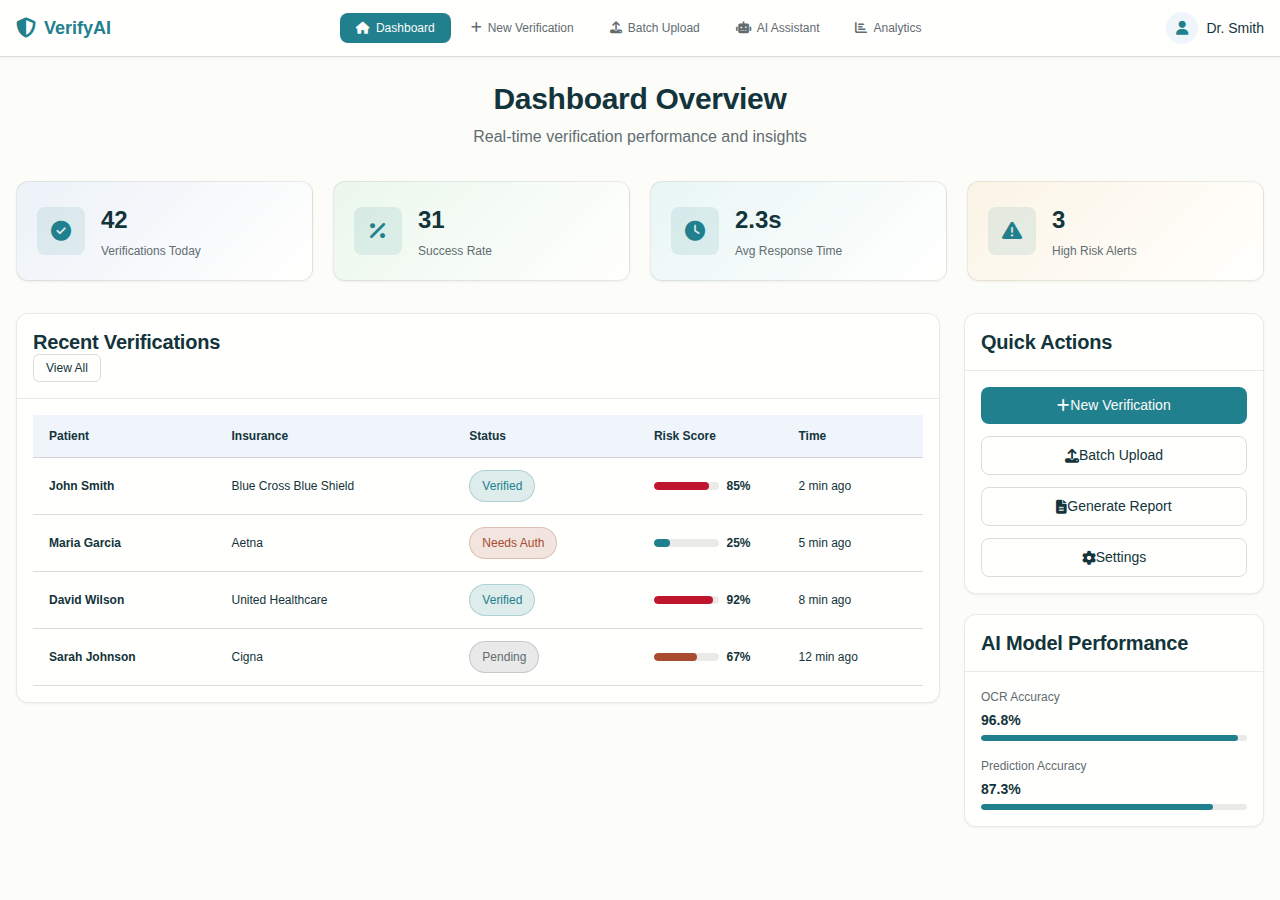
<file: frontend/index.html>
<!DOCTYPE html>
<html lang="en">
<head>
    <meta charset="UTF-8">
    <meta name="viewport" content="width=device-width, initial-scale=1.0">
    <title>VerifyAI - Insurance Verification System</title>
    <link rel="stylesheet" href="styles.css">
    <link href="https://cdnjs.cloudflare.com/ajax/libs/font-awesome/6.4.0/css/all.min.css" rel="stylesheet">
</head>
<body>
    <!-- Navigation Header -->
    <header class="navbar">
        <div class="navbar-content">
            <div class="navbar-brand">
                <i class="fas fa-shield-alt"></i>
                <span>VerifyAI</span>
            </div>
            <nav class="navbar-nav">
                <button class="nav-btn active" data-tab="dashboard">
                    <i class="fas fa-home"></i> Dashboard
                </button>
                <button class="nav-btn" data-tab="new-verification">
                    <i class="fas fa-plus"></i> New Verification
                </button>
                <button class="nav-btn" data-tab="batch-processing">
                    <i class="fas fa-upload"></i> Batch Upload
                </button>
                <button class="nav-btn" data-tab="ai-assistant">
                    <i class="fas fa-robot"></i> AI Assistant
                </button>
                <button class="nav-btn" data-tab="analytics">
                    <i class="fas fa-chart-bar"></i> Analytics
                </button>
            </nav>
            <div class="navbar-user">
                <div class="user-avatar">
                    <i class="fas fa-user"></i>
                </div>
                <span>Dr. Smith</span>
            </div>
        </div>
    </header>

    <main class="main-content">
        <!-- Dashboard Screen -->
        <div id="dashboard" class="tab-content active">
            <div class="container">
                <div class="page-header">
                    <h1>Dashboard Overview</h1>
                    <p class="page-subtitle">Real-time verification performance and insights</p>
                </div>

                <!-- Stats Cards -->
                <div class="stats-grid">
                    <div class="stat-card stat-card--primary">
                        <div class="stat-card__icon">
                            <i class="fas fa-check-circle"></i>
                        </div>
                        <div class="stat-card__content">
                            <div class="stat-card__value" id="verifications-today">127</div>
                            <div class="stat-card__label">Verifications Today</div>
                        </div>
                    </div>
                    
                    <div class="stat-card stat-card--success">
                        <div class="stat-card__icon">
                            <i class="fas fa-percentage"></i>
                        </div>
                        <div class="stat-card__content">
                            <div class="stat-card__value" id="success-rate">94%</div>
                            <div class="stat-card__label">Success Rate</div>
                        </div>
                    </div>
                    
                    <div class="stat-card stat-card--info">
                        <div class="stat-card__icon">
                            <i class="fas fa-clock"></i>
                        </div>
                        <div class="stat-card__content">
                            <div class="stat-card__value" id="avg-response">2.3s</div>
                            <div class="stat-card__label">Avg Response Time</div>
                        </div>
                    </div>
                    
                    <div class="stat-card stat-card--warning">
                        <div class="stat-card__icon">
                            <i class="fas fa-exclamation-triangle"></i>
                        </div>
                        <div class="stat-card__content">
                            <div class="stat-card__value" id="high-risk-alerts">12</div>
                            <div class="stat-card__label">High Risk Alerts</div>
                        </div>
                    </div>
                </div>

                <!-- Recent Verifications and Quick Actions -->
                <div class="dashboard-content">
                    <div class="dashboard-section">
                        <div class="card">
                            <div class="card__header">
                                <h3>Recent Verifications</h3>
                                <button class="btn btn--sm btn--outline">View All</button>
                            </div>
                            <div class="card__body">
                                <div class="table-container">
                                    <table class="data-table" id="recent-verifications">
                                        <thead>
                                            <tr>
                                                <th>Patient</th>
                                                <th>Insurance</th>
                                                <th>Status</th>
                                                <th>Risk Score</th>
                                                <th>Time</th>
                                            </tr>
                                        </thead>
                                        <tbody>
                                            <!-- Data populated by JavaScript -->
                                        </tbody>
                                    </table>
                                </div>
                            </div>
                        </div>
                    </div>

                    <div class="dashboard-sidebar">
                        <div class="card">
                            <div class="card__header">
                                <h3>Quick Actions</h3>
                            </div>
                            <div class="card__body">
                                <div class="quick-actions">
                                    <button class="btn btn--primary btn--full-width" onclick="switchTab('new-verification')">
                                        <i class="fas fa-plus"></i> New Verification
                                    </button>
                                    <button class="btn btn--outline btn--full-width" onclick="switchTab('batch-processing')">
                                        <i class="fas fa-upload"></i> Batch Upload
                                    </button>
                                    <button class="btn btn--outline btn--full-width">
                                        <i class="fas fa-file-alt"></i> Generate Report
                                    </button>
                                    <button class="btn btn--outline btn--full-width">
                                        <i class="fas fa-cog"></i> Settings
                                    </button>
                                </div>
                            </div>
                        </div>

                        <div class="card">
                            <div class="card__header">
                                <h3>AI Model Performance</h3>
                            </div>
                            <div class="card__body">
                                <div class="performance-metrics">
                                    <div class="metric">
                                        <div class="metric__label">OCR Accuracy</div>
                                        <div class="metric__value">96.8%</div>
                                        <div class="progress-bar">
                                            <div class="progress-fill" style="width: 96.8%"></div>
                                        </div>
                                    </div>
                                    <div class="metric">
                                        <div class="metric__label">Prediction Accuracy</div>
                                        <div class="metric__value">87.3%</div>
                                        <div class="progress-bar">
                                            <div class="progress-fill" style="width: 87.3%"></div>
                                        </div>
                                    </div>
                                </div>
                            </div>
                        </div>
                    </div>
                </div>
            </div>
        </div>

        <!-- New Verification Screen -->
        <div id="new-verification" class="tab-content">
            <div class="container">
                <div class="page-header">
                    <h1>New Verification</h1>
                    <p class="page-subtitle">Upload insurance cards for AI-powered verification</p>
                </div>

                <div class="verification-content">
                    <div class="upload-section">
                        <div class="card">
                            <div class="card__header">
                                <h3>Upload Insurance Card</h3>
                            </div>
                            <div class="card__body">
                                <div class="upload-area" id="upload-area">
                                    <div class="upload-icon">
                                        <i class="fas fa-cloud-upload-alt"></i>
                                    </div>
                                    <div class="upload-text">
                                        <p>Drag & drop insurance card here or <span class="upload-link">browse files</span></p>
                                        <p class="upload-hint">Supports JPG, PNG, PDF formats</p>
                                    </div>
                                    <input type="file" id="file-input" accept="image/*,.pdf" multiple hidden>
                                </div>
                                
                                <div class="upload-options">
                                    <button class="btn btn--outline" id="camera-btn">
                                        <i class="fas fa-camera"></i> Use Camera
                                    </button>
                                </div>

                                <div class="processing-status hidden" id="processing-status">
                                    <div class="status-indicator">
                                        <i class="fas fa-spinner fa-spin"></i>
                                        <span>AI Processing in progress...</span>
                                    </div>
                                    <div class="progress-bar">
                                        <div class="progress-fill" id="processing-progress" style="width: 0%"></div>
                                    </div>
                                </div>
                            </div>
                        </div>
                    </div>

                    <div class="form-section">
                        <div class="card">
                            <div class="card__header">
                                <h3>Extracted Information</h3>
                                <span class="status status--info">AI Extracted</span>
                            </div>
                            <div class="card__body">
                                <form id="verification-form">
                                    <div class="form-grid">
                                        <div class="form-group">
                                            <label class="form-label">Patient Name</label>
                                            <input type="text" class="form-control" id="patient-name" placeholder="Enter patient name">
                                        </div>
                                        
                                        <div class="form-group">
                                            <label class="form-label">Policy Number</label>
                                            <input type="text" class="form-control" id="policy-number" placeholder="Enter policy number">
                                        </div>
                                        
                                        <div class="form-group">
                                            <label class="form-label">Insurance Company</label>
                                            <select class="form-control" id="insurance-company">
                                                <option value="">Select insurance company</option>
                                                <option value="blue-cross">Blue Cross Blue Shield</option>
                                                <option value="aetna">Aetna</option>
                                                <option value="united">United Healthcare</option>
                                                <option value="cigna">Cigna</option>
                                                <option value="anthem">Anthem</option>
                                            </select>
                                        </div>
                                        
                                        <div class="form-group">
                                            <label class="form-label">Group Number</label>
                                            <input type="text" class="form-control" id="group-number" placeholder="Enter group number">
                                        </div>
                                        
                                        <div class="form-group">
                                            <label class="form-label">Member ID</label>
                                            <input type="text" class="form-control" id="member-id" placeholder="Enter member ID">
                                        </div>
                                        
                                        <div class="form-group">
                                            <label class="form-label">Date of Birth</label>
                                            <input type="date" class="form-control" id="date-of-birth">
                                        </div>
                                    </div>
                                    
                                    <div class="form-actions">
                                        <button type="button" class="btn btn--outline" id="edit-info">
                                            <i class="fas fa-edit"></i> Edit Information
                                        </button>
                                        <button type="button" class="btn btn--primary" id="verify-coverage">
                                            <i class="fas fa-shield-alt"></i> Verify Coverage
                                        </button>
                                    </div>
                                </form>
                            </div>
                        </div>
                    </div>
                </div>
            </div>
        </div>

        <!-- Batch Processing Screen -->
        <div id="batch-processing" class="tab-content">
            <div class="container">
                <div class="page-header">
                    <h1>Batch Processing</h1>
                    <p class="page-subtitle">Upload multiple insurance cards for bulk verification</p>
                </div>

                <div class="batch-content">
                    <div class="batch-upload">
                        <div class="card">
                            <div class="card__header">
                                <h3>Upload Files</h3>
                            </div>
                            <div class="card__body">
                                <div class="upload-options-grid">
                                    <div class="upload-option">
                                        <div class="upload-area batch-upload-area">
                                            <i class="fas fa-file-csv"></i>
                                            <h4>CSV File Upload</h4>
                                            <p>Upload a CSV file with patient information</p>
                                            <button class="btn btn--outline">Choose CSV File</button>
                                        </div>
                                    </div>
                                    
                                    <div class="upload-option">
                                        <div class="upload-area batch-upload-area">
                                            <i class="fas fa-images"></i>
                                            <h4>Image Folder Upload</h4>
                                            <p>Upload multiple insurance card images</p>
                                            <button class="btn btn--outline">Choose Images</button>
                                        </div>
                                    </div>
                                </div>
                            </div>
                        </div>

                        <div class="card">
                            <div class="card__header">
                                <h3>Processing Queue</h3>
                                <div class="queue-stats">
                                    <span class="queue-stat">4 files • 2 processing • 1 complete • 1 error</span>
                                </div>
                            </div>
                            <div class="card__body">
                                <div class="table-container">
                                    <table class="data-table" id="batch-files-table">
                                        <thead>
                                            <tr>
                                                <th>File Name</th>
                                                <th>Patient</th>
                                                <th>Status</th>
                                                <th>Progress</th>
                                                <th>Result</th>
                                                <th>Actions</th>
                                            </tr>
                                        </thead>
                                        <tbody>
                                            <!-- Data populated by JavaScript -->
                                        </tbody>
                                    </table>
                                </div>
                            </div>
                        </div>
                    </div>

                    <div class="batch-sidebar">
                        <div class="card">
                            <div class="card__header">
                                <h3>Batch Processing Tips</h3>
                            </div>
                            <div class="card__body">
                                <div class="tips-list">
                                    <div class="tip-item">
                                        <i class="fas fa-lightbulb"></i>
                                        <span>Ensure all images are high quality (300+ DPI)</span>
                                    </div>
                                    <div class="tip-item">
                                        <i class="fas fa-file-alt"></i>
                                        <span>Name files with patient identifiers</span>
                                    </div>
                                    <div class="tip-item">
                                        <i class="fas fa-clock"></i>
                                        <span>Processing time: ~30 seconds per file</span>
                                    </div>
                                    <div class="tip-item">
                                        <i class="fas fa-shield-alt"></i>
                                        <span>All data is encrypted and HIPAA compliant</span>
                                    </div>
                                </div>
                            </div>
                        </div>
                    </div>
                </div>
            </div>
        </div>

        <!-- AI Assistant Screen -->
        <div id="ai-assistant" class="tab-content">
            <div class="container">
                <div class="page-header">
                    <h1>AI Assistant</h1>
                    <p class="page-subtitle">Get help with complex verification cases and prior authorizations</p>
                </div>

                <div class="chat-container">
                    <div class="chat-main">
                        <div class="card chat-card">
                            <div class="card__header">
                                <h3>Chat with AI Assistant</h3>
                                <span class="status status--success">Online</span>
                            </div>
                            <div class="card__body chat-body">
                                <div class="chat-messages" id="chat-messages">
                                    <!-- Messages populated by JavaScript -->
                                </div>
                                
                                <div class="chat-input-container">
                                    <div class="chat-input-wrapper">
                                        <input type="text" class="chat-input" id="chat-input" placeholder="Ask me about insurance verification, prior auth, or denial patterns...">
                                        <button class="chat-send-btn" id="chat-send">
                                            <i class="fas fa-paper-plane"></i>
                                        </button>
                                    </div>
                                </div>
                            </div>
                        </div>
                    </div>

                    <div class="chat-sidebar">
                        <div class="card">
                            <div class="card__header">
                                <h3>Common Questions</h3>
                            </div>
                            <div class="card__body">
                                <div class="common-questions">
                                    <button class="question-btn" onclick="askQuestion('How do I handle out-of-state coverage?')">
                                        How do I handle out-of-state coverage?
                                    </button>
                                    <button class="question-btn" onclick="askQuestion('What are the main denial reasons?')">
                                        What are the main denial reasons?
                                    </button>
                                    <button class="question-btn" onclick="askQuestion('How to request prior authorization?')">
                                        How to request prior authorization?
                                    </button>
                                    <button class="question-btn" onclick="askQuestion('Explain risk score calculation')">
                                        Explain risk score calculation
                                    </button>
                                </div>
                            </div>
                        </div>
                    </div>
                </div>
            </div>
        </div>

        <!-- Analytics Screen -->
        <div id="analytics" class="tab-content">
            <div class="container">
                <div class="page-header">
                    <h1>Analytics Dashboard</h1>
                    <p class="page-subtitle">Performance metrics and verification insights</p>
                </div>

                <div class="analytics-content">
                    <!-- Monthly Stats -->
                    <div class="stats-grid">
                        <div class="stat-card stat-card--info">
                            <div class="stat-card__content">
                                <div class="stat-card__value">$47K</div>
                                <div class="stat-card__label">Prevented Denials</div>
                            </div>
                        </div>
                        
                        <div class="stat-card stat-card--primary">
                            <div class="stat-card__content">
                                <div class="stat-card__value">1.8s</div>
                                <div class="stat-card__label">Avg Processing Time</div>
                            </div>
                        </div>
                        
                        <div class="stat-card stat-card--success">
                            <div class="stat-card__content">
                                <div class="stat-card__value">3,247</div>
                                <div class="stat-card__label">Total Verifications</div>
                            </div>
                        </div>
                        
                        <div class="stat-card stat-card--warning">
                            <div class="stat-card__content">
                                <div class="stat-card__value">156</div>
                                <div class="stat-card__label">Escalated Cases</div>
                            </div>
                        </div>
                    </div>

                    <!-- Charts and Performance Breakdown -->
                    <div class="analytics-grid">
                        <div class="card">
                            <div class="card__header">
                                <h3>Verification Trends</h3>
                            </div>
                            <div class="card__body">
                                <div class="chart-placeholder">
                                    <i class="fas fa-chart-line"></i>
                                    <p>Chart visualization would appear here</p>
                                </div>
                            </div>
                        </div>

                        <div class="card">
                            <div class="card__header">
                                <h3>Top Denial Risk Patterns</h3>
                            </div>
                            <div class="card__body">
                                <div class="table-container">
                                    <table class="data-table" id="risk-patterns-table">
                                        <thead>
                                            <tr>
                                                <th>Provider</th>
                                                <th>Risk Factor</th>
                                                <th>Frequency</th>
                                                <th>Avg Score</th>
                                            </tr>
                                        </thead>
                                        <tbody>
                                            <!-- Data populated by JavaScript -->
                                        </tbody>
                                    </table>
                                </div>
                            </div>
                        </div>
                    </div>
                </div>
            </div>
        </div>
    </main>

    <!-- Verification Results Modal -->
    <div id="results-modal" class="modal hidden">
        <div class="modal-content">
            <div class="modal-header">
                <h3>Verification Results</h3>
                <button class="modal-close" onclick="closeModal()">&times;</button>
            </div>
            <div class="modal-body">
                <div class="results-summary">
                    <div class="result-status">
                        <span class="status status--success">Coverage Verified</span>
                        <div class="risk-assessment">
                            <div class="risk-score">
                                <span class="risk-label">Risk Score:</span>
                                <span class="risk-value" id="modal-risk-score">85%</span>
                            </div>
                            <div class="risk-meter">
                                <div class="risk-fill" style="width: 85%"></div>
                            </div>
                        </div>
                    </div>
                    
                    <div class="patient-summary">
                        <h4>Patient Information</h4>
                        <div class="info-grid">
                            <div class="info-item">
                                <span class="info-label">Name:</span>
                                <span class="info-value" id="modal-patient-name">John Smith</span>
                            </div>
                            <div class="info-item">
                                <span class="info-label">Policy:</span>
                                <span class="info-value" id="modal-policy">BC12345678</span>
                            </div>
                            <div class="info-item">
                                <span class="info-label">Insurance:</span>
                                <span class="info-value" id="modal-insurance">Blue Cross Blue Shield</span>
                            </div>
                        </div>
                    </div>
                </div>
            </div>
            <div class="modal-footer">
                <button class="btn btn--outline">Request Prior Auth</button>
                <button class="btn btn--outline">Schedule Follow-up</button>
                <button class="btn btn--primary">Add to Watch List</button>
            </div>
        </div>
    </div>

    <script src="app.js"></script>
</body>
</html>
</file>
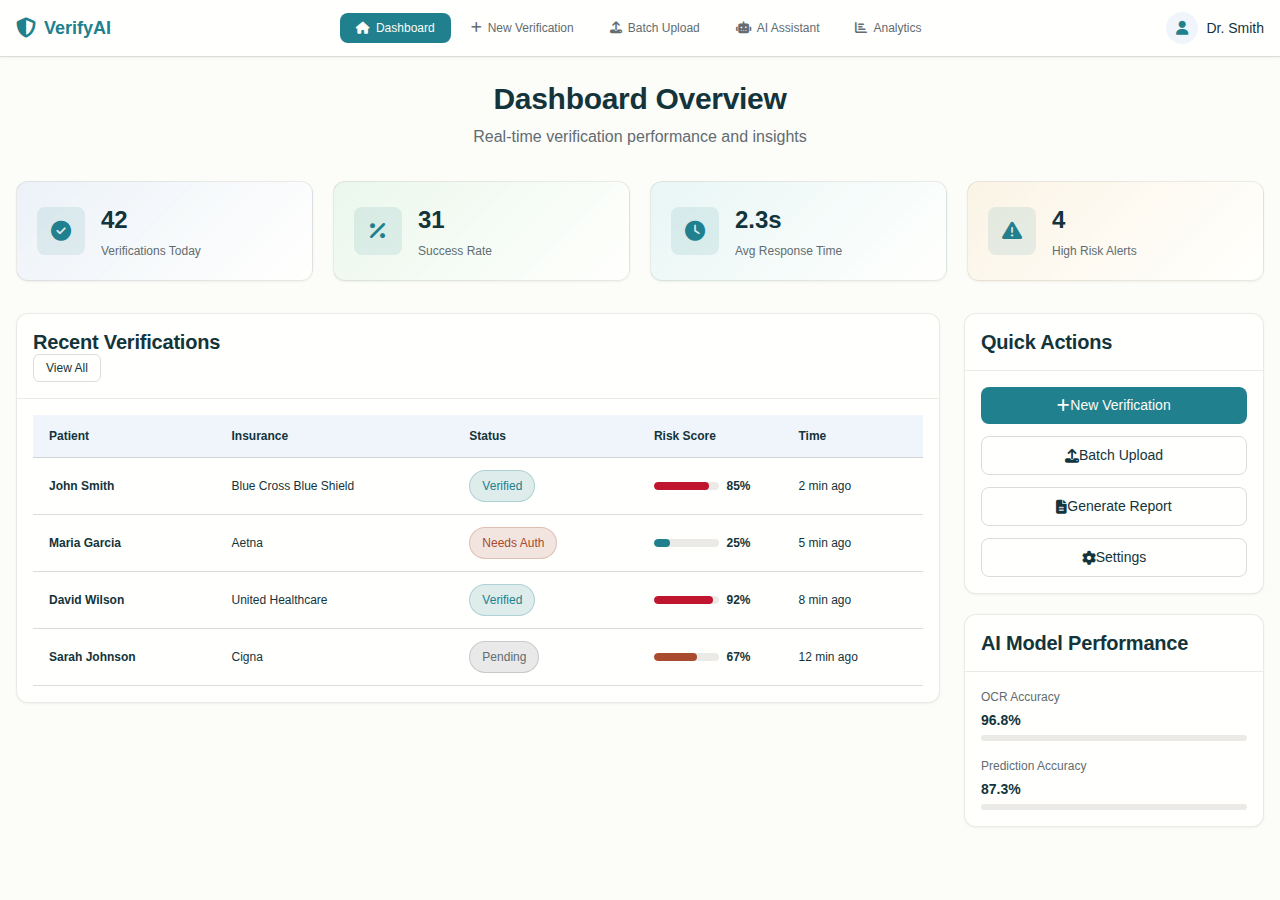
<file: frontend/insurance-verification/index.html>
<!DOCTYPE html>
<html lang="en">
<head>
    <meta charset="UTF-8">
    <meta name="viewport" content="width=device-width, initial-scale=1.0">
    <title>VerifyAI - Insurance Verification System</title>
    <link rel="stylesheet" href="style.css">
    <link href="https://cdnjs.cloudflare.com/ajax/libs/font-awesome/6.4.0/css/all.min.css" rel="stylesheet">
</head>
<body>
    <!-- Navigation Header -->
    <header class="navbar">
        <div class="navbar-content">
            <div class="navbar-brand">
                <i class="fas fa-shield-alt"></i>
                <span>VerifyAI</span>
            </div>
            <nav class="navbar-nav">
                <button class="nav-btn active" data-tab="dashboard">
                    <i class="fas fa-home"></i> Dashboard
                </button>
                <button class="nav-btn" data-tab="new-verification">
                    <i class="fas fa-plus"></i> New Verification
                </button>
                <button class="nav-btn" data-tab="batch-processing">
                    <i class="fas fa-upload"></i> Batch Upload
                </button>
                <button class="nav-btn" data-tab="ai-assistant">
                    <i class="fas fa-robot"></i> AI Assistant
                </button>
                <button class="nav-btn" data-tab="analytics">
                    <i class="fas fa-chart-bar"></i> Analytics
                </button>
            </nav>
            <div class="navbar-user">
                <div class="user-avatar">
                    <i class="fas fa-user"></i>
                </div>
                <span>Dr. Smith</span>
            </div>
        </div>
    </header>

    <main class="main-content">
        <!-- Dashboard Screen -->
        <div id="dashboard" class="tab-content active">
            <div class="container">
                <div class="page-header">
                    <h1>Dashboard Overview</h1>
                    <p class="page-subtitle">Real-time verification performance and insights</p>
                </div>

                <!-- Stats Cards -->
                <div class="stats-grid">
                    <div class="stat-card stat-card--primary">
                        <div class="stat-card__icon">
                            <i class="fas fa-check-circle"></i>
                        </div>
                        <div class="stat-card__content">
                            <div class="stat-card__value" id="verifications-today">127</div>
                            <div class="stat-card__label">Verifications Today</div>
                        </div>
                    </div>
                    
                    <div class="stat-card stat-card--success">
                        <div class="stat-card__icon">
                            <i class="fas fa-percentage"></i>
                        </div>
                        <div class="stat-card__content">
                            <div class="stat-card__value" id="success-rate">94%</div>
                            <div class="stat-card__label">Success Rate</div>
                        </div>
                    </div>
                    
                    <div class="stat-card stat-card--info">
                        <div class="stat-card__icon">
                            <i class="fas fa-clock"></i>
                        </div>
                        <div class="stat-card__content">
                            <div class="stat-card__value" id="avg-response">2.3s</div>
                            <div class="stat-card__label">Avg Response Time</div>
                        </div>
                    </div>
                    
                    <div class="stat-card stat-card--warning">
                        <div class="stat-card__icon">
                            <i class="fas fa-exclamation-triangle"></i>
                        </div>
                        <div class="stat-card__content">
                            <div class="stat-card__value" id="high-risk-alerts">12</div>
                            <div class="stat-card__label">High Risk Alerts</div>
                        </div>
                    </div>
                </div>

                <!-- Recent Verifications and Quick Actions -->
                <div class="dashboard-content">
                    <div class="dashboard-section">
                        <div class="card">
                            <div class="card__header">
                                <h3>Recent Verifications</h3>
                                <button class="btn btn--sm btn--outline">View All</button>
                            </div>
                            <div class="card__body">
                                <div class="table-container">
                                    <table class="data-table" id="recent-verifications">
                                        <thead>
                                            <tr>
                                                <th>Patient</th>
                                                <th>Insurance</th>
                                                <th>Status</th>
                                                <th>Risk Score</th>
                                                <th>Time</th>
                                            </tr>
                                        </thead>
                                        <tbody>
                                            <!-- Data populated by JavaScript -->
                                        </tbody>
                                    </table>
                                </div>
                            </div>
                        </div>
                    </div>

                    <div class="dashboard-sidebar">
                        <div class="card">
                            <div class="card__header">
                                <h3>Quick Actions</h3>
                            </div>
                            <div class="card__body">
                                <div class="quick-actions">
                                    <button class="btn btn--primary btn--full-width" onclick="switchTab('new-verification')">
                                        <i class="fas fa-plus"></i> New Verification
                                    </button>
                                    <button class="btn btn--outline btn--full-width" onclick="switchTab('batch-processing')">
                                        <i class="fas fa-upload"></i> Batch Upload
                                    </button>
                                    <button class="btn btn--outline btn--full-width">
                                        <i class="fas fa-file-alt"></i> Generate Report
                                    </button>
                                    <button class="btn btn--outline btn--full-width">
                                        <i class="fas fa-cog"></i> Settings
                                    </button>
                                </div>
                            </div>
                        </div>

                        <div class="card">
                            <div class="card__header">
                                <h3>AI Model Performance</h3>
                            </div>
                            <div class="card__body">
                                <div class="performance-metrics">
                                    <div class="metric">
                                        <div class="metric__label">OCR Accuracy</div>
                                        <div class="metric__value">96.8%</div>
                                        <div class="progress-bar">
                                            <div class="progress-fill" style="width: 96.8%"></div>
                                        </div>
                                    </div>
                                    <div class="metric">
                                        <div class="metric__label">Prediction Accuracy</div>
                                        <div class="metric__value">87.3%</div>
                                        <div class="progress-bar">
                                            <div class="progress-fill" style="width: 87.3%"></div>
                                        </div>
                                    </div>
                                </div>
                            </div>
                        </div>
                    </div>
                </div>
            </div>
        </div>

        <!-- New Verification Screen -->
        <div id="new-verification" class="tab-content">
            <div class="container">
                <div class="page-header">
                    <h1>New Verification</h1>
                    <p class="page-subtitle">Upload insurance cards for AI-powered verification</p>
                </div>

                <div class="verification-content">
                    <div class="upload-section">
                        <div class="card">
                            <div class="card__header">
                                <h3>Upload Insurance Card</h3>
                            </div>
                            <div class="card__body">
                                <div class="upload-area" id="upload-area">
                                    <div class="upload-icon">
                                        <i class="fas fa-cloud-upload-alt"></i>
                                    </div>
                                    <div class="upload-text">
                                        <p>Drag & drop insurance card here or <span class="upload-link">browse files</span></p>
                                        <p class="upload-hint">Supports JPG, PNG, PDF formats</p>
                                    </div>
                                    <input type="file" id="file-input" accept="image/*,.pdf" multiple hidden>
                                </div>
                                
                                <div class="upload-options">
                                    <button class="btn btn--outline" id="camera-btn">
                                        <i class="fas fa-camera"></i> Use Camera
                                    </button>
                                </div>

                                <div class="processing-status hidden" id="processing-status">
                                    <div class="status-indicator">
                                        <i class="fas fa-spinner fa-spin"></i>
                                        <span>AI Processing in progress...</span>
                                    </div>
                                    <div class="progress-bar">
                                        <div class="progress-fill" id="processing-progress" style="width: 0%"></div>
                                    </div>
                                </div>
                            </div>
                        </div>
                    </div>

                    <div class="form-section">
                        <div class="card">
                            <div class="card__header">
                                <h3>Extracted Information</h3>
                                <span class="status status--info">AI Extracted</span>
                            </div>
                            <div class="card__body">
                                <form id="verification-form">
                                    <div class="form-grid">
                                        <div class="form-group">
                                            <label class="form-label">Patient Name</label>
                                            <input type="text" class="form-control" id="patient-name" placeholder="Enter patient name">
                                        </div>
                                        
                                        <div class="form-group">
                                            <label class="form-label">Policy Number</label>
                                            <input type="text" class="form-control" id="policy-number" placeholder="Enter policy number">
                                        </div>
                                        
                                        <div class="form-group">
                                            <label class="form-label">Insurance Company</label>
                                            <select class="form-control" id="insurance-company">
                                                <option value="">Select insurance company</option>
                                                <option value="blue-cross">Blue Cross Blue Shield</option>
                                                <option value="aetna">Aetna</option>
                                                <option value="united">United Healthcare</option>
                                                <option value="cigna">Cigna</option>
                                                <option value="anthem">Anthem</option>
                                            </select>
                                        </div>
                                        
                                        <div class="form-group">
                                            <label class="form-label">Group Number</label>
                                            <input type="text" class="form-control" id="group-number" placeholder="Enter group number">
                                        </div>
                                        
                                        <div class="form-group">
                                            <label class="form-label">Member ID</label>
                                            <input type="text" class="form-control" id="member-id" placeholder="Enter member ID">
                                        </div>
                                        
                                        <div class="form-group">
                                            <label class="form-label">Date of Birth</label>
                                            <input type="date" class="form-control" id="date-of-birth">
                                        </div>
                                    </div>
                                    
                                    <div class="form-actions">
                                        <button type="button" class="btn btn--outline" id="edit-info">
                                            <i class="fas fa-edit"></i> Edit Information
                                        </button>
                                        <button type="button" class="btn btn--primary" id="verify-coverage">
                                            <i class="fas fa-shield-alt"></i> Verify Coverage
                                        </button>
                                    </div>
                                </form>
                            </div>
                        </div>
                    </div>
                </div>
            </div>
        </div>

        <!-- Batch Processing Screen -->
        <div id="batch-processing" class="tab-content">
            <div class="container">
                <div class="page-header">
                    <h1>Batch Processing</h1>
                    <p class="page-subtitle">Upload multiple insurance cards for bulk verification</p>
                </div>

                <div class="batch-content">
                    <div class="batch-upload">
                        <div class="card">
                            <div class="card__header">
                                <h3>Upload Files</h3>
                            </div>
                            <div class="card__body">
                                <div class="upload-options-grid">
                                    <div class="upload-option">
                                        <div class="upload-area batch-upload-area">
                                            <i class="fas fa-file-csv"></i>
                                            <h4>CSV File Upload</h4>
                                            <p>Upload a CSV file with patient information</p>
                                            <button class="btn btn--outline">Choose CSV File</button>
                                        </div>
                                    </div>
                                    
                                    <div class="upload-option">
                                        <div class="upload-area batch-upload-area">
                                            <i class="fas fa-images"></i>
                                            <h4>Image Folder Upload</h4>
                                            <p>Upload multiple insurance card images</p>
                                            <button class="btn btn--outline">Choose Images</button>
                                        </div>
                                    </div>
                                </div>
                            </div>
                        </div>

                        <div class="card">
                            <div class="card__header">
                                <h3>Processing Queue</h3>
                                <div class="queue-stats">
                                    <span class="queue-stat">4 files • 2 processing • 1 complete • 1 error</span>
                                </div>
                            </div>
                            <div class="card__body">
                                <div class="table-container">
                                    <table class="data-table" id="batch-files-table">
                                        <thead>
                                            <tr>
                                                <th>File Name</th>
                                                <th>Patient</th>
                                                <th>Status</th>
                                                <th>Progress</th>
                                                <th>Result</th>
                                                <th>Actions</th>
                                            </tr>
                                        </thead>
                                        <tbody>
                                            <!-- Data populated by JavaScript -->
                                        </tbody>
                                    </table>
                                </div>
                            </div>
                        </div>
                    </div>

                    <div class="batch-sidebar">
                        <div class="card">
                            <div class="card__header">
                                <h3>Batch Processing Tips</h3>
                            </div>
                            <div class="card__body">
                                <div class="tips-list">
                                    <div class="tip-item">
                                        <i class="fas fa-lightbulb"></i>
                                        <span>Ensure all images are high quality (300+ DPI)</span>
                                    </div>
                                    <div class="tip-item">
                                        <i class="fas fa-file-alt"></i>
                                        <span>Name files with patient identifiers</span>
                                    </div>
                                    <div class="tip-item">
                                        <i class="fas fa-clock"></i>
                                        <span>Processing time: ~30 seconds per file</span>
                                    </div>
                                    <div class="tip-item">
                                        <i class="fas fa-shield-alt"></i>
                                        <span>All data is encrypted and HIPAA compliant</span>
                                    </div>
                                </div>
                            </div>
                        </div>
                    </div>
                </div>
            </div>
        </div>

        <!-- AI Assistant Screen -->
        <div id="ai-assistant" class="tab-content">
            <div class="container">
                <div class="page-header">
                    <h1>AI Assistant</h1>
                    <p class="page-subtitle">Get help with complex verification cases and prior authorizations</p>
                </div>

                <div class="chat-container">
                    <div class="chat-main">
                        <div class="card chat-card">
                            <div class="card__header">
                                <h3>Chat with AI Assistant</h3>
                                <span class="status status--success">Online</span>
                            </div>
                            <div class="card__body chat-body">
                                <div class="chat-messages" id="chat-messages">
                                    <!-- Messages populated by JavaScript -->
                                </div>
                                
                                <div class="chat-input-container">
                                    <div class="chat-input-wrapper">
                                        <input type="text" class="chat-input" id="chat-input" placeholder="Ask me about insurance verification, prior auth, or denial patterns...">
                                        <button class="chat-send-btn" id="chat-send">
                                            <i class="fas fa-paper-plane"></i>
                                        </button>
                                    </div>
                                </div>
                            </div>
                        </div>
                    </div>

                    <div class="chat-sidebar">
                        <div class="card">
                            <div class="card__header">
                                <h3>Common Questions</h3>
                            </div>
                            <div class="card__body">
                                <div class="common-questions">
                                    <button class="question-btn" onclick="askQuestion('How do I handle out-of-state coverage?')">
                                        How do I handle out-of-state coverage?
                                    </button>
                                    <button class="question-btn" onclick="askQuestion('What are the main denial reasons?')">
                                        What are the main denial reasons?
                                    </button>
                                    <button class="question-btn" onclick="askQuestion('How to request prior authorization?')">
                                        How to request prior authorization?
                                    </button>
                                    <button class="question-btn" onclick="askQuestion('Explain risk score calculation')">
                                        Explain risk score calculation
                                    </button>
                                </div>
                            </div>
                        </div>
                    </div>
                </div>
            </div>
        </div>

        <!-- Analytics Screen -->
        <div id="analytics" class="tab-content">
            <div class="container">
                <div class="page-header">
                    <h1>Analytics Dashboard</h1>
                    <p class="page-subtitle">Performance metrics and verification insights</p>
                </div>

                <div class="analytics-content">
                    <!-- Monthly Stats -->
                    <div class="stats-grid">
                        <div class="stat-card stat-card--info">
                            <div class="stat-card__content">
                                <div class="stat-card__value">$47K</div>
                                <div class="stat-card__label">Prevented Denials</div>
                            </div>
                        </div>
                        
                        <div class="stat-card stat-card--primary">
                            <div class="stat-card__content">
                                <div class="stat-card__value">1.8s</div>
                                <div class="stat-card__label">Avg Processing Time</div>
                            </div>
                        </div>
                        
                        <div class="stat-card stat-card--success">
                            <div class="stat-card__content">
                                <div class="stat-card__value">3,247</div>
                                <div class="stat-card__label">Total Verifications</div>
                            </div>
                        </div>
                        
                        <div class="stat-card stat-card--warning">
                            <div class="stat-card__content">
                                <div class="stat-card__value">156</div>
                                <div class="stat-card__label">Escalated Cases</div>
                            </div>
                        </div>
                    </div>

                    <!-- Charts and Performance Breakdown -->
                    <div class="analytics-grid">
                        <div class="card">
                            <div class="card__header">
                                <h3>Verification Trends</h3>
                            </div>
                            <div class="card__body">
                                <div class="chart-placeholder">
                                    <i class="fas fa-chart-line"></i>
                                    <p>Chart visualization would appear here</p>
                                </div>
                            </div>
                        </div>

                        <div class="card">
                            <div class="card__header">
                                <h3>Top Denial Risk Patterns</h3>
                            </div>
                            <div class="card__body">
                                <div class="table-container">
                                    <table class="data-table" id="risk-patterns-table">
                                        <thead>
                                            <tr>
                                                <th>Provider</th>
                                                <th>Risk Factor</th>
                                                <th>Frequency</th>
                                                <th>Avg Score</th>
                                            </tr>
                                        </thead>
                                        <tbody>
                                            <!-- Data populated by JavaScript -->
                                        </tbody>
                                    </table>
                                </div>
                            </div>
                        </div>
                    </div>
                </div>
            </div>
        </div>
    </main>

    <!-- Verification Results Modal -->
    <div id="results-modal" class="modal hidden">
        <div class="modal-content">
            <div class="modal-header">
                <h3>Verification Results</h3>
                <button class="modal-close" onclick="closeModal()">&times;</button>
            </div>
            <div class="modal-body">
                <div class="results-summary">
                    <div class="result-status">
                        <span class="status status--success">Coverage Verified</span>
                        <div class="risk-assessment">
                            <div class="risk-score">
                                <span class="risk-label">Risk Score:</span>
                                <span class="risk-value" id="modal-risk-score">85%</span>
                            </div>
                            <div class="risk-meter">
                                <div class="risk-fill" style="width: 85%"></div>
                            </div>
                        </div>
                    </div>
                    
                    <div class="patient-summary">
                        <h4>Patient Information</h4>
                        <div class="info-grid">
                            <div class="info-item">
                                <span class="info-label">Name:</span>
                                <span class="info-value" id="modal-patient-name">John Smith</span>
                            </div>
                            <div class="info-item">
                                <span class="info-label">Policy:</span>
                                <span class="info-value" id="modal-policy">BC12345678</span>
                            </div>
                            <div class="info-item">
                                <span class="info-label">Insurance:</span>
                                <span class="info-value" id="modal-insurance">Blue Cross Blue Shield</span>
                            </div>
                        </div>
                    </div>
                </div>
            </div>
            <div class="modal-footer">
                <button class="btn btn--outline">Request Prior Auth</button>
                <button class="btn btn--outline">Schedule Follow-up</button>
                <button class="btn btn--primary">Add to Watch List</button>
            </div>
        </div>
    </div>

    <script src="app.js"></script>
</body>
</html>
</file>
<file: frontend/styles.css>
:root {
  /* Primitive Color Tokens */
  --color-white: rgba(255, 255, 255, 1);
  --color-black: rgba(0, 0, 0, 1);
  --color-cream-50: rgba(252, 252, 249, 1);
  --color-cream-100: rgba(255, 255, 253, 1);
  --color-gray-200: rgba(245, 245, 245, 1);
  --color-gray-300: rgba(167, 169, 169, 1);
  --color-gray-400: rgba(119, 124, 124, 1);
  --color-slate-500: rgba(98, 108, 113, 1);
  --color-brown-600: rgba(94, 82, 64, 1);
  --color-charcoal-700: rgba(31, 33, 33, 1);
  --color-charcoal-800: rgba(38, 40, 40, 1);
  --color-slate-900: rgba(19, 52, 59, 1);
  --color-teal-300: rgba(50, 184, 198, 1);
  --color-teal-400: rgba(45, 166, 178, 1);
  --color-teal-500: rgba(33, 128, 141, 1);
  --color-teal-600: rgba(29, 116, 128, 1);
  --color-teal-700: rgba(26, 104, 115, 1);
  --color-teal-800: rgba(41, 150, 161, 1);
  --color-red-400: rgba(255, 84, 89, 1);
  --color-red-500: rgba(192, 21, 47, 1);
  --color-orange-400: rgba(230, 129, 97, 1);
  --color-orange-500: rgba(168, 75, 47, 1);

  /* RGB versions for opacity control */
  --color-brown-600-rgb: 94, 82, 64;
  --color-teal-500-rgb: 33, 128, 141;
  --color-slate-900-rgb: 19, 52, 59;
  --color-slate-500-rgb: 98, 108, 113;
  --color-red-500-rgb: 192, 21, 47;
  --color-red-400-rgb: 255, 84, 89;
  --color-orange-500-rgb: 168, 75, 47;
  --color-orange-400-rgb: 230, 129, 97;

  /* Background color tokens (Light Mode) */
  --color-bg-1: rgba(59, 130, 246, 0.08); /* Light blue */
  --color-bg-2: rgba(245, 158, 11, 0.08); /* Light yellow */
  --color-bg-3: rgba(34, 197, 94, 0.08); /* Light green */
  --color-bg-4: rgba(239, 68, 68, 0.08); /* Light red */
  --color-bg-5: rgba(147, 51, 234, 0.08); /* Light purple */
  --color-bg-6: rgba(249, 115, 22, 0.08); /* Light orange */
  --color-bg-7: rgba(236, 72, 153, 0.08); /* Light pink */
  --color-bg-8: rgba(6, 182, 212, 0.08); /* Light cyan */

  /* Semantic Color Tokens (Light Mode) */
  --color-background: var(--color-cream-50);
  --color-surface: var(--color-cream-100);
  --color-text: var(--color-slate-900);
  --color-text-secondary: var(--color-slate-500);
  --color-primary: var(--color-teal-500);
  --color-primary-hover: var(--color-teal-600);
  --color-primary-active: var(--color-teal-700);
  --color-secondary: rgba(var(--color-brown-600-rgb), 0.12);
  --color-secondary-hover: rgba(var(--color-brown-600-rgb), 0.2);
  --color-secondary-active: rgba(var(--color-brown-600-rgb), 0.25);
  --color-border: rgba(var(--color-brown-600-rgb), 0.2);
  --color-btn-primary-text: var(--color-cream-50);
  --color-card-border: rgba(var(--color-brown-600-rgb), 0.12);
  --color-card-border-inner: rgba(var(--color-brown-600-rgb), 0.12);
  --color-error: var(--color-red-500);
  --color-success: var(--color-teal-500);
  --color-warning: var(--color-orange-500);
  --color-info: var(--color-slate-500);
  --color-focus-ring: rgba(var(--color-teal-500-rgb), 0.4);
  --color-select-caret: rgba(var(--color-slate-900-rgb), 0.8);

  /* Common style patterns */
  --focus-ring: 0 0 0 3px var(--color-focus-ring);
  --focus-outline: 2px solid var(--color-primary);
  --status-bg-opacity: 0.15;
  --status-border-opacity: 0.25;
  --select-caret-light: url("data:image/svg+xml,%3Csvg xmlns='http://www.w3.org/2000/svg' width='16' height='16' viewBox='0 0 24 24' fill='none' stroke='%23134252' stroke-width='2' stroke-linecap='round' stroke-linejoin='round'%3E%3Cpolyline points='6 9 12 15 18 9'%3E%3C/polyline%3E%3C/svg%3E");
  --select-caret-dark: url("data:image/svg+xml,%3Csvg xmlns='http://www.w3.org/2000/svg' width='16' height='16' viewBox='0 0 24 24' fill='none' stroke='%23f5f5f5' stroke-width='2' stroke-linecap='round' stroke-linejoin='round'%3E%3Cpolyline points='6 9 12 15 18 9'%3E%3C/polyline%3E%3C/svg%3E");

  /* RGB versions for opacity control */
  --color-success-rgb: 33, 128, 141;
  --color-error-rgb: 192, 21, 47;
  --color-warning-rgb: 168, 75, 47;
  --color-info-rgb: 98, 108, 113;

  /* Typography */
  --font-family-base: "FKGroteskNeue", "Geist", "Inter", -apple-system,
    BlinkMacSystemFont, "Segoe UI", Roboto, sans-serif;
  --font-family-mono: "Berkeley Mono", ui-monospace, SFMono-Regular, Menlo,
    Monaco, Consolas, monospace;
  --font-size-xs: 11px;
  --font-size-sm: 12px;
  --font-size-base: 14px;
  --font-size-md: 14px;
  --font-size-lg: 16px;
  --font-size-xl: 18px;
  --font-size-2xl: 20px;
  --font-size-3xl: 24px;
  --font-size-4xl: 30px;
  --font-weight-normal: 400;
  --font-weight-medium: 500;
  --font-weight-semibold: 550;
  --font-weight-bold: 600;
  --line-height-tight: 1.2;
  --line-height-normal: 1.5;
  --letter-spacing-tight: -0.01em;

  /* Spacing */
  --space-0: 0;
  --space-1: 1px;
  --space-2: 2px;
  --space-4: 4px;
  --space-6: 6px;
  --space-8: 8px;
  --space-10: 10px;
  --space-12: 12px;
  --space-16: 16px;
  --space-20: 20px;
  --space-24: 24px;
  --space-32: 32px;

  /* Border Radius */
  --radius-sm: 6px;
  --radius-base: 8px;
  --radius-md: 10px;
  --radius-lg: 12px;
  --radius-full: 9999px;

  /* Shadows */
  --shadow-xs: 0 1px 2px rgba(0, 0, 0, 0.02);
  --shadow-sm: 0 1px 3px rgba(0, 0, 0, 0.04), 0 1px 2px rgba(0, 0, 0, 0.02);
  --shadow-md: 0 4px 6px -1px rgba(0, 0, 0, 0.04),
    0 2px 4px -1px rgba(0, 0, 0, 0.02);
  --shadow-lg: 0 10px 15px -3px rgba(0, 0, 0, 0.04),
    0 4px 6px -2px rgba(0, 0, 0, 0.02);
  --shadow-inset-sm: inset 0 1px 0 rgba(255, 255, 255, 0.15),
    inset 0 -1px 0 rgba(0, 0, 0, 0.03);

  /* Animation */
  --duration-fast: 150ms;
  --duration-normal: 250ms;
  --ease-standard: cubic-bezier(0.16, 1, 0.3, 1);

  /* Layout */
  --container-sm: 640px;
  --container-md: 768px;
  --container-lg: 1024px;
  --container-xl: 1280px;
}

/* Dark mode colors */
@media (prefers-color-scheme: dark) {
  :root {
    /* RGB versions for opacity control (Dark Mode) */
    --color-gray-400-rgb: 119, 124, 124;
    --color-teal-300-rgb: 50, 184, 198;
    --color-gray-300-rgb: 167, 169, 169;
    --color-gray-200-rgb: 245, 245, 245;

    /* Background color tokens (Dark Mode) */
    --color-bg-1: rgba(29, 78, 216, 0.15); /* Dark blue */
    --color-bg-2: rgba(180, 83, 9, 0.15); /* Dark yellow */
    --color-bg-3: rgba(21, 128, 61, 0.15); /* Dark green */
    --color-bg-4: rgba(185, 28, 28, 0.15); /* Dark red */
    --color-bg-5: rgba(107, 33, 168, 0.15); /* Dark purple */
    --color-bg-6: rgba(194, 65, 12, 0.15); /* Dark orange */
    --color-bg-7: rgba(190, 24, 93, 0.15); /* Dark pink */
    --color-bg-8: rgba(8, 145, 178, 0.15); /* Dark cyan */
    
    /* Semantic Color Tokens (Dark Mode) */
    --color-background: var(--color-charcoal-700);
    --color-surface: var(--color-charcoal-800);
    --color-text: var(--color-gray-200);
    --color-text-secondary: rgba(var(--color-gray-300-rgb), 0.7);
    --color-primary: var(--color-teal-300);
    --color-primary-hover: var(--color-teal-400);
    --color-primary-active: var(--color-teal-800);
    --color-secondary: rgba(var(--color-gray-400-rgb), 0.15);
    --color-secondary-hover: rgba(var(--color-gray-400-rgb), 0.25);
    --color-secondary-active: rgba(var(--color-gray-400-rgb), 0.3);
    --color-border: rgba(var(--color-gray-400-rgb), 0.3);
    --color-error: var(--color-red-400);
    --color-success: var(--color-teal-300);
    --color-warning: var(--color-orange-400);
    --color-info: var(--color-gray-300);
    --color-focus-ring: rgba(var(--color-teal-300-rgb), 0.4);
    --color-btn-primary-text: var(--color-slate-900);
    --color-card-border: rgba(var(--color-gray-400-rgb), 0.2);
    --color-card-border-inner: rgba(var(--color-gray-400-rgb), 0.15);
    --shadow-inset-sm: inset 0 1px 0 rgba(255, 255, 255, 0.1),
      inset 0 -1px 0 rgba(0, 0, 0, 0.15);
    --button-border-secondary: rgba(var(--color-gray-400-rgb), 0.2);
    --color-border-secondary: rgba(var(--color-gray-400-rgb), 0.2);
    --color-select-caret: rgba(var(--color-gray-200-rgb), 0.8);

    /* Common style patterns - updated for dark mode */
    --focus-ring: 0 0 0 3px var(--color-focus-ring);
    --focus-outline: 2px solid var(--color-primary);
    --status-bg-opacity: 0.15;
    --status-border-opacity: 0.25;
    --select-caret-light: url("data:image/svg+xml,%3Csvg xmlns='http://www.w3.org/2000/svg' width='16' height='16' viewBox='0 0 24 24' fill='none' stroke='%23134252' stroke-width='2' stroke-linecap='round' stroke-linejoin='round'%3E%3Cpolyline points='6 9 12 15 18 9'%3E%3C/polyline%3E%3C/svg%3E");
    --select-caret-dark: url("data:image/svg+xml,%3Csvg xmlns='http://www.w3.org/2000/svg' width='16' height='16' viewBox='0 0 24 24' fill='none' stroke='%23f5f5f5' stroke-width='2' stroke-linecap='round' stroke-linejoin='round'%3E%3Cpolyline points='6 9 12 15 18 9'%3E%3C/polyline%3E%3C/svg%3E");

    /* RGB versions for dark mode */
    --color-success-rgb: var(--color-teal-300-rgb);
    --color-error-rgb: var(--color-red-400-rgb);
    --color-warning-rgb: var(--color-orange-400-rgb);
    --color-info-rgb: var(--color-gray-300-rgb);
  }
}

/* Data attribute for manual theme switching */
[data-color-scheme="dark"] {
  /* RGB versions for opacity control (dark mode) */
  --color-gray-400-rgb: 119, 124, 124;
  --color-teal-300-rgb: 50, 184, 198;
  --color-gray-300-rgb: 167, 169, 169;
  --color-gray-200-rgb: 245, 245, 245;

  /* Colorful background palette - Dark Mode */
  --color-bg-1: rgba(29, 78, 216, 0.15); /* Dark blue */
  --color-bg-2: rgba(180, 83, 9, 0.15); /* Dark yellow */
  --color-bg-3: rgba(21, 128, 61, 0.15); /* Dark green */
  --color-bg-4: rgba(185, 28, 28, 0.15); /* Dark red */
  --color-bg-5: rgba(107, 33, 168, 0.15); /* Dark purple */
  --color-bg-6: rgba(194, 65, 12, 0.15); /* Dark orange */
  --color-bg-7: rgba(190, 24, 93, 0.15); /* Dark pink */
  --color-bg-8: rgba(8, 145, 178, 0.15); /* Dark cyan */
  
  /* Semantic Color Tokens (Dark Mode) */
  --color-background: var(--color-charcoal-700);
  --color-surface: var(--color-charcoal-800);
  --color-text: var(--color-gray-200);
  --color-text-secondary: rgba(var(--color-gray-300-rgb), 0.7);
  --color-primary: var(--color-teal-300);
  --color-primary-hover: var(--color-teal-400);
  --color-primary-active: var(--color-teal-800);
  --color-secondary: rgba(var(--color-gray-400-rgb), 0.15);
  --color-secondary-hover: rgba(var(--color-gray-400-rgb), 0.25);
  --color-secondary-active: rgba(var(--color-gray-400-rgb), 0.3);
  --color-border: rgba(var(--color-gray-400-rgb), 0.3);
  --color-error: var(--color-red-400);
  --color-success: var(--color-teal-300);
  --color-warning: var(--color-orange-400);
  --color-info: var(--color-gray-300);
  --color-focus-ring: rgba(var(--color-teal-300-rgb), 0.4);
  --color-btn-primary-text: var(--color-slate-900);
  --color-card-border: rgba(var(--color-gray-400-rgb), 0.15);
  --color-card-border-inner: rgba(var(--color-gray-400-rgb), 0.15);
  --shadow-inset-sm: inset 0 1px 0 rgba(255, 255, 255, 0.1),
    inset 0 -1px 0 rgba(0, 0, 0, 0.15);
  --color-border-secondary: rgba(var(--color-gray-400-rgb), 0.2);
  --color-select-caret: rgba(var(--color-gray-200-rgb), 0.8);

  /* Common style patterns - updated for dark mode */
  --focus-ring: 0 0 0 3px var(--color-focus-ring);
  --focus-outline: 2px solid var(--color-primary);
  --status-bg-opacity: 0.15;
  --status-border-opacity: 0.25;
  --select-caret-light: url("data:image/svg+xml,%3Csvg xmlns='http://www.w3.org/2000/svg' width='16' height='16' viewBox='0 0 24 24' fill='none' stroke='%23134252' stroke-width='2' stroke-linecap='round' stroke-linejoin='round'%3E%3Cpolyline points='6 9 12 15 18 9'%3E%3C/polyline%3E%3C/svg%3E");
  --select-caret-dark: url("data:image/svg+xml,%3Csvg xmlns='http://www.w3.org/2000/svg' width='16' height='16' viewBox='0 0 24 24' fill='none' stroke='%23f5f5f5' stroke-width='2' stroke-linecap='round' stroke-linejoin='round'%3E%3Cpolyline points='6 9 12 15 18 9'%3E%3C/polyline%3E%3C/svg%3E");

  /* RGB versions for dark mode */
  --color-success-rgb: var(--color-teal-300-rgb);
  --color-error-rgb: var(--color-red-400-rgb);
  --color-warning-rgb: var(--color-orange-400-rgb);
  --color-info-rgb: var(--color-gray-300-rgb);
}

[data-color-scheme="light"] {
  /* RGB versions for opacity control (light mode) */
  --color-brown-600-rgb: 94, 82, 64;
  --color-teal-500-rgb: 33, 128, 141;
  --color-slate-900-rgb: 19, 52, 59;
  
  /* Semantic Color Tokens (Light Mode) */
  --color-background: var(--color-cream-50);
  --color-surface: var(--color-cream-100);
  --color-text: var(--color-slate-900);
  --color-text-secondary: var(--color-slate-500);
  --color-primary: var(--color-teal-500);
  --color-primary-hover: var(--color-teal-600);
  --color-primary-active: var(--color-teal-700);
  --color-secondary: rgba(var(--color-brown-600-rgb), 0.12);
  --color-secondary-hover: rgba(var(--color-brown-600-rgb), 0.2);
  --color-secondary-active: rgba(var(--color-brown-600-rgb), 0.25);
  --color-border: rgba(var(--color-brown-600-rgb), 0.2);
  --color-btn-primary-text: var(--color-cream-50);
  --color-card-border: rgba(var(--color-brown-600-rgb), 0.12);
  --color-card-border-inner: rgba(var(--color-brown-600-rgb), 0.12);
  --color-error: var(--color-red-500);
  --color-success: var(--color-teal-500);
  --color-warning: var(--color-orange-500);
  --color-info: var(--color-slate-500);
  --color-focus-ring: rgba(var(--color-teal-500-rgb), 0.4);

  /* RGB versions for light mode */
  --color-success-rgb: var(--color-teal-500-rgb);
  --color-error-rgb: var(--color-red-500-rgb);
  --color-warning-rgb: var(--color-orange-500-rgb);
  --color-info-rgb: var(--color-slate-500-rgb);
}

/* Base styles */
html {
  font-size: var(--font-size-base);
  font-family: var(--font-family-base);
  line-height: var(--line-height-normal);
  color: var(--color-text);
  background-color: var(--color-background);
  -webkit-font-smoothing: antialiased;
  box-sizing: border-box;
}

body {
  margin: 0;
  padding: 0;
}

*,
*::before,
*::after {
  box-sizing: inherit;
}

/* Typography */
h1,
h2,
h3,
h4,
h5,
h6 {
  margin: 0;
  font-weight: var(--font-weight-semibold);
  line-height: var(--line-height-tight);
  color: var(--color-text);
  letter-spacing: var(--letter-spacing-tight);
}

h1 {
  font-size: var(--font-size-4xl);
}
h2 {
  font-size: var(--font-size-3xl);
}
h3 {
  font-size: var(--font-size-2xl);
}
h4 {
  font-size: var(--font-size-xl);
}
h5 {
  font-size: var(--font-size-lg);
}
h6 {
  font-size: var(--font-size-md);
}

p {
  margin: 0 0 var(--space-16) 0;
}

a {
  color: var(--color-primary);
  text-decoration: none;
  transition: color var(--duration-fast) var(--ease-standard);
}

a:hover {
  color: var(--color-primary-hover);
}

code,
pre {
  font-family: var(--font-family-mono);
  font-size: calc(var(--font-size-base) * 0.95);
  background-color: var(--color-secondary);
  border-radius: var(--radius-sm);
}

code {
  padding: var(--space-1) var(--space-4);
}

pre {
  padding: var(--space-16);
  margin: var(--space-16) 0;
  overflow: auto;
  border: 1px solid var(--color-border);
}

pre code {
  background: none;
  padding: 0;
}

/* Buttons */
.btn {
  display: inline-flex;
  align-items: center;
  justify-content: center;
  padding: var(--space-8) var(--space-16);
  border-radius: var(--radius-base);
  font-size: var(--font-size-base);
  font-weight: 500;
  line-height: 1.5;
  cursor: pointer;
  transition: all var(--duration-normal) var(--ease-standard);
  border: none;
  text-decoration: none;
  position: relative;
}

.btn:focus-visible {
  outline: none;
  box-shadow: var(--focus-ring);
}

.btn--primary {
  background: var(--color-primary);
  color: var(--color-btn-primary-text);
}

.btn--primary:hover {
  background: var(--color-primary-hover);
}

.btn--primary:active {
  background: var(--color-primary-active);
}

.btn--secondary {
  background: var(--color-secondary);
  color: var(--color-text);
}

.btn--secondary:hover {
  background: var(--color-secondary-hover);
}

.btn--secondary:active {
  background: var(--color-secondary-active);
}

.btn--outline {
  background: transparent;
  border: 1px solid var(--color-border);
  color: var(--color-text);
}

.btn--outline:hover {
  background: var(--color-secondary);
}

.btn--sm {
  padding: var(--space-4) var(--space-12);
  font-size: var(--font-size-sm);
  border-radius: var(--radius-sm);
}

.btn--lg {
  padding: var(--space-10) var(--space-20);
  font-size: var(--font-size-lg);
  border-radius: var(--radius-md);
}

.btn--full-width {
  width: 100%;
}

.btn:disabled {
  opacity: 0.5;
  cursor: not-allowed;
}

/* Form elements */
.form-control {
  display: block;
  width: 100%;
  padding: var(--space-8) var(--space-12);
  font-size: var(--font-size-md);
  line-height: 1.5;
  color: var(--color-text);
  background-color: var(--color-surface);
  border: 1px solid var(--color-border);
  border-radius: var(--radius-base);
  transition: border-color var(--duration-fast) var(--ease-standard),
    box-shadow var(--duration-fast) var(--ease-standard);
}

textarea.form-control {
  font-family: var(--font-family-base);
  font-size: var(--font-size-base);
}

select.form-control {
  padding: var(--space-8) var(--space-12);
  -webkit-appearance: none;
  -moz-appearance: none;
  appearance: none;
  background-image: var(--select-caret-light);
  background-repeat: no-repeat;
  background-position: right var(--space-12) center;
  background-size: 16px;
  padding-right: var(--space-32);
}

/* Add a dark mode specific caret */
@media (prefers-color-scheme: dark) {
  select.form-control {
    background-image: var(--select-caret-dark);
  }
}

/* Also handle data-color-scheme */
[data-color-scheme="dark"] select.form-control {
  background-image: var(--select-caret-dark);
}

[data-color-scheme="light"] select.form-control {
  background-image: var(--select-caret-light);
}

.form-control:focus {
  border-color: var(--color-primary);
  outline: var(--focus-outline);
}

.form-label {
  display: block;
  margin-bottom: var(--space-8);
  font-weight: var(--font-weight-medium);
  font-size: var(--font-size-sm);
}

.form-group {
  margin-bottom: var(--space-16);
}

/* Card component */
.card {
  background-color: var(--color-surface);
  border-radius: var(--radius-lg);
  border: 1px solid var(--color-card-border);
  box-shadow: var(--shadow-sm);
  overflow: hidden;
  transition: box-shadow var(--duration-normal) var(--ease-standard);
}

.card:hover {
  box-shadow: var(--shadow-md);
}

.card__body {
  padding: var(--space-16);
}

.card__header,
.card__footer {
  padding: var(--space-16);
  border-bottom: 1px solid var(--color-card-border-inner);
}

/* Status indicators - simplified with CSS variables */
.status {
  display: inline-flex;
  align-items: center;
  padding: var(--space-6) var(--space-12);
  border-radius: var(--radius-full);
  font-weight: var(--font-weight-medium);
  font-size: var(--font-size-sm);
}

.status--success {
  background-color: rgba(
    var(--color-success-rgb, 33, 128, 141),
    var(--status-bg-opacity)
  );
  color: var(--color-success);
  border: 1px solid
    rgba(var(--color-success-rgb, 33, 128, 141), var(--status-border-opacity));
}

.status--error {
  background-color: rgba(
    var(--color-error-rgb, 192, 21, 47),
    var(--status-bg-opacity)
  );
  color: var(--color-error);
  border: 1px solid
    rgba(var(--color-error-rgb, 192, 21, 47), var(--status-border-opacity));
}

.status--warning {
  background-color: rgba(
    var(--color-warning-rgb, 168, 75, 47),
    var(--status-bg-opacity)
  );
  color: var(--color-warning);
  border: 1px solid
    rgba(var(--color-warning-rgb, 168, 75, 47), var(--status-border-opacity));
}

.status--info {
  background-color: rgba(
    var(--color-info-rgb, 98, 108, 113),
    var(--status-bg-opacity)
  );
  color: var(--color-info);
  border: 1px solid
    rgba(var(--color-info-rgb, 98, 108, 113), var(--status-border-opacity));
}

/* Container layout */
.container {
  width: 100%;
  margin-right: auto;
  margin-left: auto;
  padding-right: var(--space-16);
  padding-left: var(--space-16);
}

@media (min-width: 640px) {
  .container {
    max-width: var(--container-sm);
  }
}
@media (min-width: 768px) {
  .container {
    max-width: var(--container-md);
  }
}
@media (min-width: 1024px) {
  .container {
    max-width: var(--container-lg);
  }
}
@media (min-width: 1280px) {
  .container {
    max-width: var(--container-xl);
  }
}

/* Utility classes */
.flex {
  display: flex;
}
.flex-col {
  flex-direction: column;
}
.items-center {
  align-items: center;
}
.justify-center {
  justify-content: center;
}
.justify-between {
  justify-content: space-between;
}
.gap-4 {
  gap: var(--space-4);
}
.gap-8 {
  gap: var(--space-8);
}
.gap-16 {
  gap: var(--space-16);
}

.m-0 {
  margin: 0;
}
.mt-8 {
  margin-top: var(--space-8);
}
.mb-8 {
  margin-bottom: var(--space-8);
}
.mx-8 {
  margin-left: var(--space-8);
  margin-right: var(--space-8);
}
.my-8 {
  margin-top: var(--space-8);
  margin-bottom: var(--space-8);
}

.p-0 {
  padding: 0;
}
.py-8 {
  padding-top: var(--space-8);
  padding-bottom: var(--space-8);
}
.px-8 {
  padding-left: var(--space-8);
  padding-right: var(--space-8);
}
.py-16 {
  padding-top: var(--space-16);
  padding-bottom: var(--space-16);
}
.px-16 {
  padding-left: var(--space-16);
  padding-right: var(--space-16);
}

.block {
  display: block;
}
.hidden {
  display: none;
}

/* Accessibility */
.sr-only {
  position: absolute;
  width: 1px;
  height: 1px;
  padding: 0;
  margin: -1px;
  overflow: hidden;
  clip: rect(0, 0, 0, 0);
  white-space: nowrap;
  border-width: 0;
}

:focus-visible {
  outline: var(--focus-outline);
  outline-offset: 2px;
}

/* Dark mode specifics */
[data-color-scheme="dark"] .btn--outline {
  border: 1px solid var(--color-border-secondary);
}

@font-face {
  font-family: 'FKGroteskNeue';
  src: url('https://r2cdn.perplexity.ai/fonts/FKGroteskNeue.woff2')
    format('woff2');
}

/* END PERPLEXITY DESIGN SYSTEM */
/* Custom styles for AI Health Insurance Verification System */

/* Layout and Navigation */
.navbar {
    background: var(--color-surface);
    border-bottom: 1px solid var(--color-border);
    position: sticky;
    top: 0;
    z-index: 100;
    box-shadow: var(--shadow-sm);
}

.navbar-content {
    display: flex;
    align-items: center;
    justify-content: space-between;
    max-width: var(--container-xl);
    margin: 0 auto;
    padding: var(--space-12) var(--space-16);
}

.navbar-brand {
    display: flex;
    align-items: center;
    gap: var(--space-8);
    font-size: var(--font-size-xl);
    font-weight: var(--font-weight-bold);
    color: var(--color-primary);
}

.navbar-brand i {
    font-size: var(--font-size-2xl);
}

.navbar-nav {
    display: flex;
    gap: var(--space-4);
}

.nav-btn {
    display: flex;
    align-items: center;
    gap: var(--space-6);
    padding: var(--space-8) var(--space-16);
    background: transparent;
    border: none;
    color: var(--color-text-secondary);
    font-size: var(--font-size-sm);
    font-weight: var(--font-weight-medium);
    border-radius: var(--radius-base);
    cursor: pointer;
    transition: all var(--duration-fast) var(--ease-standard);
}

.nav-btn:hover {
    background: var(--color-secondary);
    color: var(--color-text);
}

.nav-btn.active {
    background: var(--color-primary);
    color: var(--color-btn-primary-text);
}

.navbar-user {
    display: flex;
    align-items: center;
    gap: var(--space-8);
    font-weight: var(--font-weight-medium);
}

.user-avatar {
    width: 32px;
    height: 32px;
    background: var(--color-bg-1);
    border-radius: var(--radius-full);
    display: flex;
    align-items: center;
    justify-content: center;
    color: var(--color-primary);
}

/* Main Content */
.main-content {
    min-height: calc(100vh - 80px);
    background: var(--color-background);
}

.tab-content {
    display: none;
    padding: var(--space-24) 0;
}

.tab-content.active {
    display: block;
}

.page-header {
    margin-bottom: var(--space-32);
    text-align: center;
}

.page-header h1 {
    margin-bottom: var(--space-8);
}

.page-subtitle {
    color: var(--color-text-secondary);
    font-size: var(--font-size-lg);
}

/* Stats Grid */
.stats-grid {
    display: grid;
    grid-template-columns: repeat(auto-fit, minmax(250px, 1fr));
    gap: var(--space-20);
    margin-bottom: var(--space-32);
}

.stat-card {
    background: var(--color-surface);
    border-radius: var(--radius-lg);
    padding: var(--space-20);
    border: 1px solid var(--color-card-border);
    box-shadow: var(--shadow-sm);
    display: flex;
    align-items: center;
    gap: var(--space-16);
    transition: transform var(--duration-fast) var(--ease-standard);
}

.stat-card:hover {
    transform: translateY(-2px);
}

.stat-card--primary {
    background: linear-gradient(135deg, var(--color-bg-1), var(--color-surface));
}

.stat-card--success {
    background: linear-gradient(135deg, var(--color-bg-3), var(--color-surface));
}

.stat-card--info {
    background: linear-gradient(135deg, var(--color-bg-8), var(--color-surface));
}

.stat-card--warning {
    background: linear-gradient(135deg, var(--color-bg-2), var(--color-surface));
}

.stat-card__icon {
    width: 48px;
    height: 48px;
    border-radius: var(--radius-base);
    display: flex;
    align-items: center;
    justify-content: center;
    font-size: var(--font-size-2xl);
    background: rgba(var(--color-teal-500-rgb), 0.1);
    color: var(--color-primary);
}

.stat-card__content {
    flex: 1;
}

.stat-card__value {
    font-size: var(--font-size-3xl);
    font-weight: var(--font-weight-bold);
    color: var(--color-text);
    margin-bottom: var(--space-4);
}

.stat-card__label {
    color: var(--color-text-secondary);
    font-size: var(--font-size-sm);
    font-weight: var(--font-weight-medium);
}

/* Dashboard Layout */
.dashboard-content {
    display: grid;
    grid-template-columns: 1fr 300px;
    gap: var(--space-24);
}

.dashboard-section {
    min-height: 0;
}

.dashboard-sidebar {
    display: flex;
    flex-direction: column;
    gap: var(--space-20);
}

/* Data Tables */
.table-container {
    overflow-x: auto;
}

.data-table {
    width: 100%;
    border-collapse: collapse;
    font-size: var(--font-size-sm);
}

.data-table th,
.data-table td {
    padding: var(--space-12) var(--space-16);
    text-align: left;
    border-bottom: 1px solid var(--color-border);
}

.data-table th {
    background: var(--color-bg-1);
    font-weight: var(--font-weight-semibold);
    color: var(--color-text);
}

.data-table tr:hover {
    background: var(--color-bg-1);
}

/* Quick Actions */
.quick-actions {
    display: flex;
    flex-direction: column;
    gap: var(--space-12);
}

/* Performance Metrics */
.performance-metrics {
    display: flex;
    flex-direction: column;
    gap: var(--space-16);
}

.metric {
    display: flex;
    flex-direction: column;
    gap: var(--space-4);
}

.metric__label {
    font-size: var(--font-size-sm);
    color: var(--color-text-secondary);
    font-weight: var(--font-weight-medium);
}

.metric__value {
    font-weight: var(--font-weight-bold);
    color: var(--color-text);
}

.progress-bar {
    height: 6px;
    background: var(--color-secondary);
    border-radius: var(--radius-full);
    overflow: hidden;
}

.progress-fill {
    height: 100%;
    background: var(--color-primary);
    border-radius: var(--radius-full);
    transition: width var(--duration-normal) var(--ease-standard);
}

/* Risk Score Visualization */
.risk-score-container {
    display: flex;
    align-items: center;
    gap: var(--space-8);
}

.risk-meter {
    flex: 1;
    height: 8px;
    background: var(--color-secondary);
    border-radius: var(--radius-full);
    overflow: hidden;
}

.risk-fill {
    height: 100%;
    border-radius: var(--radius-full);
    transition: width var(--duration-normal) var(--ease-standard);
}

.risk-fill--low {
    background: var(--color-success);
}

.risk-fill--medium {
    background: var(--color-warning);
}

.risk-fill--high {
    background: var(--color-error);
}

.risk-value {
    font-weight: var(--font-weight-bold);
    min-width: 40px;
}

/* Upload Areas */
.verification-content {
    display: grid;
    grid-template-columns: 1fr 1fr;
    gap: var(--space-24);
}

.upload-area {
    border: 2px dashed var(--color-border);
    border-radius: var(--radius-lg);
    padding: var(--space-32);
    text-align: center;
    background: var(--color-bg-1);
    transition: all var(--duration-fast) var(--ease-standard);
    cursor: pointer;
}

.upload-area:hover {
    border-color: var(--color-primary);
    background: var(--color-bg-3);
}

.upload-area.dragover {
    border-color: var(--color-primary);
    background: var(--color-bg-3);
    transform: scale(1.02);
}

.upload-icon {
    font-size: var(--font-size-4xl);
    color: var(--color-primary);
    margin-bottom: var(--space-16);
}

.upload-text p {
    margin-bottom: var(--space-8);
}

.upload-link {
    color: var(--color-primary);
    cursor: pointer;
    font-weight: var(--font-weight-medium);
}

.upload-hint {
    font-size: var(--font-size-sm);
    color: var(--color-text-secondary);
}

.upload-options {
    display: flex;
    justify-content: center;
    margin-top: var(--space-16);
}

/* Processing Status */
.processing-status {
    margin-top: var(--space-16);
    padding: var(--space-16);
    background: var(--color-bg-1);
    border-radius: var(--radius-base);
    text-align: center;
}

.status-indicator {
    display: flex;
    align-items: center;
    justify-content: center;
    gap: var(--space-8);
    margin-bottom: var(--space-12);
    font-weight: var(--font-weight-medium);
}

/* Form Layout */
.form-section {
    min-height: 0;
}

.form-grid {
    display: grid;
    grid-template-columns: repeat(auto-fit, minmax(250px, 1fr));
    gap: var(--space-16);
    margin-bottom: var(--space-24);
}

.form-actions {
    display: flex;
    gap: var(--space-12);
    justify-content: flex-end;
}

/* Batch Processing */
.batch-content {
    display: grid;
    grid-template-columns: 1fr 300px;
    gap: var(--space-24);
}

.batch-upload {
    display: flex;
    flex-direction: column;
    gap: var(--space-24);
}

.batch-sidebar {
    min-height: 0;
}

.upload-options-grid {
    display: grid;
    grid-template-columns: 1fr 1fr;
    gap: var(--space-20);
}

.upload-option {
    display: flex;
    flex-direction: column;
}

.batch-upload-area {
    padding: var(--space-24);
    display: flex;
    flex-direction: column;
    align-items: center;
    gap: var(--space-12);
    min-height: 200px;
    justify-content: center;
}

.batch-upload-area i {
    font-size: var(--font-size-3xl);
    color: var(--color-primary);
}

.batch-upload-area h4 {
    margin: 0;
    font-size: var(--font-size-lg);
}

.batch-upload-area p {
    margin: 0;
    color: var(--color-text-secondary);
    text-align: center;
}

.queue-stats {
    font-size: var(--font-size-sm);
    color: var(--color-text-secondary);
}

/* Tips List */
.tips-list {
    display: flex;
    flex-direction: column;
    gap: var(--space-12);
}

.tip-item {
    display: flex;
    align-items: center;
    gap: var(--space-8);
    font-size: var(--font-size-sm);
}

.tip-item i {
    color: var(--color-primary);
    width: 16px;
}

/* Chat Interface */
.chat-container {
    display: grid;
    grid-template-columns: 1fr 300px;
    gap: var(--space-24);
}

.chat-main {
    min-height: 0;
}

.chat-card {
    height: 600px;
    display: flex;
    flex-direction: column;
}

.chat-body {
    flex: 1;
    display: flex;
    flex-direction: column;
    padding: 0;
}

.chat-messages {
    flex: 1;
    padding: var(--space-16);
    overflow-y: auto;
    display: flex;
    flex-direction: column;
    gap: var(--space-12);
}

.chat-message {
    max-width: 80%;
    padding: var(--space-12) var(--space-16);
    border-radius: var(--radius-lg);
    font-size: var(--font-size-sm);
    line-height: 1.6;
}

.chat-message--bot {
    background: var(--color-bg-1);
    align-self: flex-start;
    border-bottom-left-radius: var(--radius-sm);
}

.chat-message--user {
    background: var(--color-primary);
    color: var(--color-btn-primary-text);
    align-self: flex-end;
    border-bottom-right-radius: var(--radius-sm);
}

.chat-input-container {
    padding: var(--space-16);
    border-top: 1px solid var(--color-border);
}

.chat-input-wrapper {
    display: flex;
    gap: var(--space-8);
}

.chat-input {
    flex: 1;
    padding: var(--space-12);
    border: 1px solid var(--color-border);
    border-radius: var(--radius-base);
    font-size: var(--font-size-sm);
}

.chat-send-btn {
    padding: var(--space-12) var(--space-16);
    background: var(--color-primary);
    color: var(--color-btn-primary-text);
    border: none;
    border-radius: var(--radius-base);
    cursor: pointer;
    transition: background var(--duration-fast) var(--ease-standard);
}

.chat-send-btn:hover {
    background: var(--color-primary-hover);
}

/* Common Questions */
.common-questions {
    display: flex;
    flex-direction: column;
    gap: var(--space-8);
}

.question-btn {
    background: var(--color-bg-1);
    border: 1px solid var(--color-border);
    padding: var(--space-12);
    border-radius: var(--radius-base);
    text-align: left;
    cursor: pointer;
    font-size: var(--font-size-sm);
    transition: all var(--duration-fast) var(--ease-standard);
}

.question-btn:hover {
    background: var(--color-bg-3);
    border-color: var(--color-primary);
}

/* Analytics */
.analytics-content {
    display: flex;
    flex-direction: column;
    gap: var(--space-32);
}

.analytics-grid {
    display: grid;
    grid-template-columns: 2fr 1fr;
    gap: var(--space-24);
}

.chart-placeholder {
    height: 300px;
    display: flex;
    flex-direction: column;
    align-items: center;
    justify-content: center;
    background: var(--color-bg-1);
    border-radius: var(--radius-base);
    color: var(--color-text-secondary);
}

.chart-placeholder i {
    font-size: var(--font-size-4xl);
    margin-bottom: var(--space-16);
    color: var(--color-primary);
}

/* Modal */
.modal {
    position: fixed;
    top: 0;
    left: 0;
    width: 100%;
    height: 100%;
    background: rgba(0, 0, 0, 0.5);
    display: flex;
    align-items: center;
    justify-content: center;
    z-index: 1000;
}

.modal.hidden {
    display: none;
}

.modal-content {
    background: var(--color-surface);
    border-radius: var(--radius-lg);
    box-shadow: var(--shadow-lg);
    max-width: 600px;
    width: 90%;
    max-height: 90vh;
    overflow-y: auto;
}

.modal-header {
    display: flex;
    align-items: center;
    justify-content: space-between;
    padding: var(--space-20);
    border-bottom: 1px solid var(--color-border);
}

.modal-header h3 {
    margin: 0;
}

.modal-close {
    background: none;
    border: none;
    font-size: var(--font-size-2xl);
    color: var(--color-text-secondary);
    cursor: pointer;
    padding: var(--space-4);
}

.modal-body {
    padding: var(--space-20);
}

.modal-footer {
    display: flex;
    gap: var(--space-12);
    justify-content: flex-end;
    padding: var(--space-20);
    border-top: 1px solid var(--color-border);
}

.results-summary {
    display: flex;
    flex-direction: column;
    gap: var(--space-20);
}

.result-status {
    display: flex;
    flex-direction: column;
    gap: var(--space-12);
    align-items: center;
    text-align: center;
}

.risk-assessment {
    display: flex;
    flex-direction: column;
    align-items: center;
    gap: var(--space-8);
}

.risk-score {
    display: flex;
    align-items: center;
    gap: var(--space-8);
    font-weight: var(--font-weight-medium);
}

.risk-label {
    color: var(--color-text-secondary);
}

.risk-value {
    color: var(--color-text);
    font-weight: var(--font-weight-bold);
}

.patient-summary h4 {
    margin-bottom: var(--space-16);
    color: var(--color-text);
}

.info-grid {
    display: grid;
    grid-template-columns: repeat(auto-fit, minmax(200px, 1fr));
    gap: var(--space-12);
}

.info-item {
    display: flex;
    gap: var(--space-8);
}

.info-label {
    color: var(--color-text-secondary);
    font-weight: var(--font-weight-medium);
    min-width: 60px;
}

.info-value {
    color: var(--color-text);
    font-weight: var(--font-weight-medium);
}

/* Utilities */
.hidden {
    display: none !important;
}

/* Responsive Design */
@media (max-width: 1024px) {
    .dashboard-content {
        grid-template-columns: 1fr;
    }
    
    .verification-content {
        grid-template-columns: 1fr;
    }
    
    .batch-content {
        grid-template-columns: 1fr;
    }
    
    .chat-container {
        grid-template-columns: 1fr;
    }
    
    .analytics-grid {
        grid-template-columns: 1fr;
    }
}

@media (max-width: 768px) {
    .navbar-content {
        flex-direction: column;
        gap: var(--space-16);
    }
    
    .navbar-nav {
        flex-wrap: wrap;
        justify-content: center;
    }
    
    .stats-grid {
        grid-template-columns: 1fr;
    }
    
    .upload-options-grid {
        grid-template-columns: 1fr;
    }
    
    .form-grid {
        grid-template-columns: 1fr;
    }
    
    .form-actions {
        flex-direction: column;
    }
    
    .modal-content {
        width: 95%;
        margin: var(--space-16);
    }
}
</file>
<file: frontend/insurance-verification/style.css>
:root {
  /* Primitive Color Tokens */
  --color-white: rgba(255, 255, 255, 1);
  --color-black: rgba(0, 0, 0, 1);
  --color-cream-50: rgba(252, 252, 249, 1);
  --color-cream-100: rgba(255, 255, 253, 1);
  --color-gray-200: rgba(245, 245, 245, 1);
  --color-gray-300: rgba(167, 169, 169, 1);
  --color-gray-400: rgba(119, 124, 124, 1);
  --color-slate-500: rgba(98, 108, 113, 1);
  --color-brown-600: rgba(94, 82, 64, 1);
  --color-charcoal-700: rgba(31, 33, 33, 1);
  --color-charcoal-800: rgba(38, 40, 40, 1);
  --color-slate-900: rgba(19, 52, 59, 1);
  --color-teal-300: rgba(50, 184, 198, 1);
  --color-teal-400: rgba(45, 166, 178, 1);
  --color-teal-500: rgba(33, 128, 141, 1);
  --color-teal-600: rgba(29, 116, 128, 1);
  --color-teal-700: rgba(26, 104, 115, 1);
  --color-teal-800: rgba(41, 150, 161, 1);
  --color-red-400: rgba(255, 84, 89, 1);
  --color-red-500: rgba(192, 21, 47, 1);
  --color-orange-400: rgba(230, 129, 97, 1);
  --color-orange-500: rgba(168, 75, 47, 1);

  /* RGB versions for opacity control */
  --color-brown-600-rgb: 94, 82, 64;
  --color-teal-500-rgb: 33, 128, 141;
  --color-slate-900-rgb: 19, 52, 59;
  --color-slate-500-rgb: 98, 108, 113;
  --color-red-500-rgb: 192, 21, 47;
  --color-red-400-rgb: 255, 84, 89;
  --color-orange-500-rgb: 168, 75, 47;
  --color-orange-400-rgb: 230, 129, 97;

  /* Background color tokens (Light Mode) */
  --color-bg-1: rgba(59, 130, 246, 0.08); /* Light blue */
  --color-bg-2: rgba(245, 158, 11, 0.08); /* Light yellow */
  --color-bg-3: rgba(34, 197, 94, 0.08); /* Light green */
  --color-bg-4: rgba(239, 68, 68, 0.08); /* Light red */
  --color-bg-5: rgba(147, 51, 234, 0.08); /* Light purple */
  --color-bg-6: rgba(249, 115, 22, 0.08); /* Light orange */
  --color-bg-7: rgba(236, 72, 153, 0.08); /* Light pink */
  --color-bg-8: rgba(6, 182, 212, 0.08); /* Light cyan */

  /* Semantic Color Tokens (Light Mode) */
  --color-background: var(--color-cream-50);
  --color-surface: var(--color-cream-100);
  --color-text: var(--color-slate-900);
  --color-text-secondary: var(--color-slate-500);
  --color-primary: var(--color-teal-500);
  --color-primary-hover: var(--color-teal-600);
  --color-primary-active: var(--color-teal-700);
  --color-secondary: rgba(var(--color-brown-600-rgb), 0.12);
  --color-secondary-hover: rgba(var(--color-brown-600-rgb), 0.2);
  --color-secondary-active: rgba(var(--color-brown-600-rgb), 0.25);
  --color-border: rgba(var(--color-brown-600-rgb), 0.2);
  --color-btn-primary-text: var(--color-cream-50);
  --color-card-border: rgba(var(--color-brown-600-rgb), 0.12);
  --color-card-border-inner: rgba(var(--color-brown-600-rgb), 0.12);
  --color-error: var(--color-red-500);
  --color-success: var(--color-teal-500);
  --color-warning: var(--color-orange-500);
  --color-info: var(--color-slate-500);
  --color-focus-ring: rgba(var(--color-teal-500-rgb), 0.4);
  --color-select-caret: rgba(var(--color-slate-900-rgb), 0.8);

  /* Common style patterns */
  --focus-ring: 0 0 0 3px var(--color-focus-ring);
  --focus-outline: 2px solid var(--color-primary);
  --status-bg-opacity: 0.15;
  --status-border-opacity: 0.25;
  --select-caret-light: url("data:image/svg+xml,%3Csvg xmlns='http://www.w3.org/2000/svg' width='16' height='16' viewBox='0 0 24 24' fill='none' stroke='%23134252' stroke-width='2' stroke-linecap='round' stroke-linejoin='round'%3E%3Cpolyline points='6 9 12 15 18 9'%3E%3C/polyline%3E%3C/svg%3E");
  --select-caret-dark: url("data:image/svg+xml,%3Csvg xmlns='http://www.w3.org/2000/svg' width='16' height='16' viewBox='0 0 24 24' fill='none' stroke='%23f5f5f5' stroke-width='2' stroke-linecap='round' stroke-linejoin='round'%3E%3Cpolyline points='6 9 12 15 18 9'%3E%3C/polyline%3E%3C/svg%3E");

  /* RGB versions for opacity control */
  --color-success-rgb: 33, 128, 141;
  --color-error-rgb: 192, 21, 47;
  --color-warning-rgb: 168, 75, 47;
  --color-info-rgb: 98, 108, 113;

  /* Typography */
  --font-family-base: "FKGroteskNeue", "Geist", "Inter", -apple-system,
    BlinkMacSystemFont, "Segoe UI", Roboto, sans-serif;
  --font-family-mono: "Berkeley Mono", ui-monospace, SFMono-Regular, Menlo,
    Monaco, Consolas, monospace;
  --font-size-xs: 11px;
  --font-size-sm: 12px;
  --font-size-base: 14px;
  --font-size-md: 14px;
  --font-size-lg: 16px;
  --font-size-xl: 18px;
  --font-size-2xl: 20px;
  --font-size-3xl: 24px;
  --font-size-4xl: 30px;
  --font-weight-normal: 400;
  --font-weight-medium: 500;
  --font-weight-semibold: 550;
  --font-weight-bold: 600;
  --line-height-tight: 1.2;
  --line-height-normal: 1.5;
  --letter-spacing-tight: -0.01em;

  /* Spacing */
  --space-0: 0;
  --space-1: 1px;
  --space-2: 2px;
  --space-4: 4px;
  --space-6: 6px;
  --space-8: 8px;
  --space-10: 10px;
  --space-12: 12px;
  --space-16: 16px;
  --space-20: 20px;
  --space-24: 24px;
  --space-32: 32px;

  /* Border Radius */
  --radius-sm: 6px;
  --radius-base: 8px;
  --radius-md: 10px;
  --radius-lg: 12px;
  --radius-full: 9999px;

  /* Shadows */
  --shadow-xs: 0 1px 2px rgba(0, 0, 0, 0.02);
  --shadow-sm: 0 1px 3px rgba(0, 0, 0, 0.04), 0 1px 2px rgba(0, 0, 0, 0.02);
  --shadow-md: 0 4px 6px -1px rgba(0, 0, 0, 0.04),
    0 2px 4px -1px rgba(0, 0, 0, 0.02);
  --shadow-lg: 0 10px 15px -3px rgba(0, 0, 0, 0.04),
    0 4px 6px -2px rgba(0, 0, 0, 0.02);
  --shadow-inset-sm: inset 0 1px 0 rgba(255, 255, 255, 0.15),
    inset 0 -1px 0 rgba(0, 0, 0, 0.03);

  /* Animation */
  --duration-fast: 150ms;
  --duration-normal: 250ms;
  --ease-standard: cubic-bezier(0.16, 1, 0.3, 1);

  /* Layout */
  --container-sm: 640px;
  --container-md: 768px;
  --container-lg: 1024px;
  --container-xl: 1280px;
}

/* Dark mode colors */
@media (prefers-color-scheme: dark) {
  :root {
    /* RGB versions for opacity control (Dark Mode) */
    --color-gray-400-rgb: 119, 124, 124;
    --color-teal-300-rgb: 50, 184, 198;
    --color-gray-300-rgb: 167, 169, 169;
    --color-gray-200-rgb: 245, 245, 245;

    /* Background color tokens (Dark Mode) */
    --color-bg-1: rgba(29, 78, 216, 0.15); /* Dark blue */
    --color-bg-2: rgba(180, 83, 9, 0.15); /* Dark yellow */
    --color-bg-3: rgba(21, 128, 61, 0.15); /* Dark green */
    --color-bg-4: rgba(185, 28, 28, 0.15); /* Dark red */
    --color-bg-5: rgba(107, 33, 168, 0.15); /* Dark purple */
    --color-bg-6: rgba(194, 65, 12, 0.15); /* Dark orange */
    --color-bg-7: rgba(190, 24, 93, 0.15); /* Dark pink */
    --color-bg-8: rgba(8, 145, 178, 0.15); /* Dark cyan */
    
    /* Semantic Color Tokens (Dark Mode) */
    --color-background: var(--color-charcoal-700);
    --color-surface: var(--color-charcoal-800);
    --color-text: var(--color-gray-200);
    --color-text-secondary: rgba(var(--color-gray-300-rgb), 0.7);
    --color-primary: var(--color-teal-300);
    --color-primary-hover: var(--color-teal-400);
    --color-primary-active: var(--color-teal-800);
    --color-secondary: rgba(var(--color-gray-400-rgb), 0.15);
    --color-secondary-hover: rgba(var(--color-gray-400-rgb), 0.25);
    --color-secondary-active: rgba(var(--color-gray-400-rgb), 0.3);
    --color-border: rgba(var(--color-gray-400-rgb), 0.3);
    --color-error: var(--color-red-400);
    --color-success: var(--color-teal-300);
    --color-warning: var(--color-orange-400);
    --color-info: var(--color-gray-300);
    --color-focus-ring: rgba(var(--color-teal-300-rgb), 0.4);
    --color-btn-primary-text: var(--color-slate-900);
    --color-card-border: rgba(var(--color-gray-400-rgb), 0.2);
    --color-card-border-inner: rgba(var(--color-gray-400-rgb), 0.15);
    --shadow-inset-sm: inset 0 1px 0 rgba(255, 255, 255, 0.1),
      inset 0 -1px 0 rgba(0, 0, 0, 0.15);
    --button-border-secondary: rgba(var(--color-gray-400-rgb), 0.2);
    --color-border-secondary: rgba(var(--color-gray-400-rgb), 0.2);
    --color-select-caret: rgba(var(--color-gray-200-rgb), 0.8);

    /* Common style patterns - updated for dark mode */
    --focus-ring: 0 0 0 3px var(--color-focus-ring);
    --focus-outline: 2px solid var(--color-primary);
    --status-bg-opacity: 0.15;
    --status-border-opacity: 0.25;
    --select-caret-light: url("data:image/svg+xml,%3Csvg xmlns='http://www.w3.org/2000/svg' width='16' height='16' viewBox='0 0 24 24' fill='none' stroke='%23134252' stroke-width='2' stroke-linecap='round' stroke-linejoin='round'%3E%3Cpolyline points='6 9 12 15 18 9'%3E%3C/polyline%3E%3C/svg%3E");
    --select-caret-dark: url("data:image/svg+xml,%3Csvg xmlns='http://www.w3.org/2000/svg' width='16' height='16' viewBox='0 0 24 24' fill='none' stroke='%23f5f5f5' stroke-width='2' stroke-linecap='round' stroke-linejoin='round'%3E%3Cpolyline points='6 9 12 15 18 9'%3E%3C/polyline%3E%3C/svg%3E");

    /* RGB versions for dark mode */
    --color-success-rgb: var(--color-teal-300-rgb);
    --color-error-rgb: var(--color-red-400-rgb);
    --color-warning-rgb: var(--color-orange-400-rgb);
    --color-info-rgb: var(--color-gray-300-rgb);
  }
}

/* Data attribute for manual theme switching */
[data-color-scheme="dark"] {
  /* RGB versions for opacity control (dark mode) */
  --color-gray-400-rgb: 119, 124, 124;
  --color-teal-300-rgb: 50, 184, 198;
  --color-gray-300-rgb: 167, 169, 169;
  --color-gray-200-rgb: 245, 245, 245;

  /* Colorful background palette - Dark Mode */
  --color-bg-1: rgba(29, 78, 216, 0.15); /* Dark blue */
  --color-bg-2: rgba(180, 83, 9, 0.15); /* Dark yellow */
  --color-bg-3: rgba(21, 128, 61, 0.15); /* Dark green */
  --color-bg-4: rgba(185, 28, 28, 0.15); /* Dark red */
  --color-bg-5: rgba(107, 33, 168, 0.15); /* Dark purple */
  --color-bg-6: rgba(194, 65, 12, 0.15); /* Dark orange */
  --color-bg-7: rgba(190, 24, 93, 0.15); /* Dark pink */
  --color-bg-8: rgba(8, 145, 178, 0.15); /* Dark cyan */
  
  /* Semantic Color Tokens (Dark Mode) */
  --color-background: var(--color-charcoal-700);
  --color-surface: var(--color-charcoal-800);
  --color-text: var(--color-gray-200);
  --color-text-secondary: rgba(var(--color-gray-300-rgb), 0.7);
  --color-primary: var(--color-teal-300);
  --color-primary-hover: var(--color-teal-400);
  --color-primary-active: var(--color-teal-800);
  --color-secondary: rgba(var(--color-gray-400-rgb), 0.15);
  --color-secondary-hover: rgba(var(--color-gray-400-rgb), 0.25);
  --color-secondary-active: rgba(var(--color-gray-400-rgb), 0.3);
  --color-border: rgba(var(--color-gray-400-rgb), 0.3);
  --color-error: var(--color-red-400);
  --color-success: var(--color-teal-300);
  --color-warning: var(--color-orange-400);
  --color-info: var(--color-gray-300);
  --color-focus-ring: rgba(var(--color-teal-300-rgb), 0.4);
  --color-btn-primary-text: var(--color-slate-900);
  --color-card-border: rgba(var(--color-gray-400-rgb), 0.15);
  --color-card-border-inner: rgba(var(--color-gray-400-rgb), 0.15);
  --shadow-inset-sm: inset 0 1px 0 rgba(255, 255, 255, 0.1),
    inset 0 -1px 0 rgba(0, 0, 0, 0.15);
  --color-border-secondary: rgba(var(--color-gray-400-rgb), 0.2);
  --color-select-caret: rgba(var(--color-gray-200-rgb), 0.8);

  /* Common style patterns - updated for dark mode */
  --focus-ring: 0 0 0 3px var(--color-focus-ring);
  --focus-outline: 2px solid var(--color-primary);
  --status-bg-opacity: 0.15;
  --status-border-opacity: 0.25;
  --select-caret-light: url("data:image/svg+xml,%3Csvg xmlns='http://www.w3.org/2000/svg' width='16' height='16' viewBox='0 0 24 24' fill='none' stroke='%23134252' stroke-width='2' stroke-linecap='round' stroke-linejoin='round'%3E%3Cpolyline points='6 9 12 15 18 9'%3E%3C/polyline%3E%3C/svg%3E");
  --select-caret-dark: url("data:image/svg+xml,%3Csvg xmlns='http://www.w3.org/2000/svg' width='16' height='16' viewBox='0 0 24 24' fill='none' stroke='%23f5f5f5' stroke-width='2' stroke-linecap='round' stroke-linejoin='round'%3E%3Cpolyline points='6 9 12 15 18 9'%3E%3C/polyline%3E%3C/svg%3E");

  /* RGB versions for dark mode */
  --color-success-rgb: var(--color-teal-300-rgb);
  --color-error-rgb: var(--color-red-400-rgb);
  --color-warning-rgb: var(--color-orange-400-rgb);
  --color-info-rgb: var(--color-gray-300-rgb);
}

[data-color-scheme="light"] {
  /* RGB versions for opacity control (light mode) */
  --color-brown-600-rgb: 94, 82, 64;
  --color-teal-500-rgb: 33, 128, 141;
  --color-slate-900-rgb: 19, 52, 59;
  
  /* Semantic Color Tokens (Light Mode) */
  --color-background: var(--color-cream-50);
  --color-surface: var(--color-cream-100);
  --color-text: var(--color-slate-900);
  --color-text-secondary: var(--color-slate-500);
  --color-primary: var(--color-teal-500);
  --color-primary-hover: var(--color-teal-600);
  --color-primary-active: var(--color-teal-700);
  --color-secondary: rgba(var(--color-brown-600-rgb), 0.12);
  --color-secondary-hover: rgba(var(--color-brown-600-rgb), 0.2);
  --color-secondary-active: rgba(var(--color-brown-600-rgb), 0.25);
  --color-border: rgba(var(--color-brown-600-rgb), 0.2);
  --color-btn-primary-text: var(--color-cream-50);
  --color-card-border: rgba(var(--color-brown-600-rgb), 0.12);
  --color-card-border-inner: rgba(var(--color-brown-600-rgb), 0.12);
  --color-error: var(--color-red-500);
  --color-success: var(--color-teal-500);
  --color-warning: var(--color-orange-500);
  --color-info: var(--color-slate-500);
  --color-focus-ring: rgba(var(--color-teal-500-rgb), 0.4);

  /* RGB versions for light mode */
  --color-success-rgb: var(--color-teal-500-rgb);
  --color-error-rgb: var(--color-red-500-rgb);
  --color-warning-rgb: var(--color-orange-500-rgb);
  --color-info-rgb: var(--color-slate-500-rgb);
}

/* Base styles */
html {
  font-size: var(--font-size-base);
  font-family: var(--font-family-base);
  line-height: var(--line-height-normal);
  color: var(--color-text);
  background-color: var(--color-background);
  -webkit-font-smoothing: antialiased;
  box-sizing: border-box;
}

body {
  margin: 0;
  padding: 0;
}

*,
*::before,
*::after {
  box-sizing: inherit;
}

/* Typography */
h1,
h2,
h3,
h4,
h5,
h6 {
  margin: 0;
  font-weight: var(--font-weight-semibold);
  line-height: var(--line-height-tight);
  color: var(--color-text);
  letter-spacing: var(--letter-spacing-tight);
}

h1 {
  font-size: var(--font-size-4xl);
}
h2 {
  font-size: var(--font-size-3xl);
}
h3 {
  font-size: var(--font-size-2xl);
}
h4 {
  font-size: var(--font-size-xl);
}
h5 {
  font-size: var(--font-size-lg);
}
h6 {
  font-size: var(--font-size-md);
}

p {
  margin: 0 0 var(--space-16) 0;
}

a {
  color: var(--color-primary);
  text-decoration: none;
  transition: color var(--duration-fast) var(--ease-standard);
}

a:hover {
  color: var(--color-primary-hover);
}

code,
pre {
  font-family: var(--font-family-mono);
  font-size: calc(var(--font-size-base) * 0.95);
  background-color: var(--color-secondary);
  border-radius: var(--radius-sm);
}

code {
  padding: var(--space-1) var(--space-4);
}

pre {
  padding: var(--space-16);
  margin: var(--space-16) 0;
  overflow: auto;
  border: 1px solid var(--color-border);
}

pre code {
  background: none;
  padding: 0;
}

/* Buttons */
.btn {
  display: inline-flex;
  align-items: center;
  justify-content: center;
  padding: var(--space-8) var(--space-16);
  border-radius: var(--radius-base);
  font-size: var(--font-size-base);
  font-weight: 500;
  line-height: 1.5;
  cursor: pointer;
  transition: all var(--duration-normal) var(--ease-standard);
  border: none;
  text-decoration: none;
  position: relative;
}

.btn:focus-visible {
  outline: none;
  box-shadow: var(--focus-ring);
}

.btn--primary {
  background: var(--color-primary);
  color: var(--color-btn-primary-text);
}

.btn--primary:hover {
  background: var(--color-primary-hover);
}

.btn--primary:active {
  background: var(--color-primary-active);
}

.btn--secondary {
  background: var(--color-secondary);
  color: var(--color-text);
}

.btn--secondary:hover {
  background: var(--color-secondary-hover);
}

.btn--secondary:active {
  background: var(--color-secondary-active);
}

.btn--outline {
  background: transparent;
  border: 1px solid var(--color-border);
  color: var(--color-text);
}

.btn--outline:hover {
  background: var(--color-secondary);
}

.btn--sm {
  padding: var(--space-4) var(--space-12);
  font-size: var(--font-size-sm);
  border-radius: var(--radius-sm);
}

.btn--lg {
  padding: var(--space-10) var(--space-20);
  font-size: var(--font-size-lg);
  border-radius: var(--radius-md);
}

.btn--full-width {
  width: 100%;
}

.btn:disabled {
  opacity: 0.5;
  cursor: not-allowed;
}

/* Form elements */
.form-control {
  display: block;
  width: 100%;
  padding: var(--space-8) var(--space-12);
  font-size: var(--font-size-md);
  line-height: 1.5;
  color: var(--color-text);
  background-color: var(--color-surface);
  border: 1px solid var(--color-border);
  border-radius: var(--radius-base);
  transition: border-color var(--duration-fast) var(--ease-standard),
    box-shadow var(--duration-fast) var(--ease-standard);
}

textarea.form-control {
  font-family: var(--font-family-base);
  font-size: var(--font-size-base);
}

select.form-control {
  padding: var(--space-8) var(--space-12);
  -webkit-appearance: none;
  -moz-appearance: none;
  appearance: none;
  background-image: var(--select-caret-light);
  background-repeat: no-repeat;
  background-position: right var(--space-12) center;
  background-size: 16px;
  padding-right: var(--space-32);
}

/* Add a dark mode specific caret */
@media (prefers-color-scheme: dark) {
  select.form-control {
    background-image: var(--select-caret-dark);
  }
}

/* Also handle data-color-scheme */
[data-color-scheme="dark"] select.form-control {
  background-image: var(--select-caret-dark);
}

[data-color-scheme="light"] select.form-control {
  background-image: var(--select-caret-light);
}

.form-control:focus {
  border-color: var(--color-primary);
  outline: var(--focus-outline);
}

.form-label {
  display: block;
  margin-bottom: var(--space-8);
  font-weight: var(--font-weight-medium);
  font-size: var(--font-size-sm);
}

.form-group {
  margin-bottom: var(--space-16);
}

/* Card component */
.card {
  background-color: var(--color-surface);
  border-radius: var(--radius-lg);
  border: 1px solid var(--color-card-border);
  box-shadow: var(--shadow-sm);
  overflow: hidden;
  transition: box-shadow var(--duration-normal) var(--ease-standard);
}

.card:hover {
  box-shadow: var(--shadow-md);
}

.card__body {
  padding: var(--space-16);
}

.card__header,
.card__footer {
  padding: var(--space-16);
  border-bottom: 1px solid var(--color-card-border-inner);
}

/* Status indicators - simplified with CSS variables */
.status {
  display: inline-flex;
  align-items: center;
  padding: var(--space-6) var(--space-12);
  border-radius: var(--radius-full);
  font-weight: var(--font-weight-medium);
  font-size: var(--font-size-sm);
}

.status--success {
  background-color: rgba(
    var(--color-success-rgb, 33, 128, 141),
    var(--status-bg-opacity)
  );
  color: var(--color-success);
  border: 1px solid
    rgba(var(--color-success-rgb, 33, 128, 141), var(--status-border-opacity));
}

.status--error {
  background-color: rgba(
    var(--color-error-rgb, 192, 21, 47),
    var(--status-bg-opacity)
  );
  color: var(--color-error);
  border: 1px solid
    rgba(var(--color-error-rgb, 192, 21, 47), var(--status-border-opacity));
}

.status--warning {
  background-color: rgba(
    var(--color-warning-rgb, 168, 75, 47),
    var(--status-bg-opacity)
  );
  color: var(--color-warning);
  border: 1px solid
    rgba(var(--color-warning-rgb, 168, 75, 47), var(--status-border-opacity));
}

.status--info {
  background-color: rgba(
    var(--color-info-rgb, 98, 108, 113),
    var(--status-bg-opacity)
  );
  color: var(--color-info);
  border: 1px solid
    rgba(var(--color-info-rgb, 98, 108, 113), var(--status-border-opacity));
}

/* Container layout */
.container {
  width: 100%;
  margin-right: auto;
  margin-left: auto;
  padding-right: var(--space-16);
  padding-left: var(--space-16);
}

@media (min-width: 640px) {
  .container {
    max-width: var(--container-sm);
  }
}
@media (min-width: 768px) {
  .container {
    max-width: var(--container-md);
  }
}
@media (min-width: 1024px) {
  .container {
    max-width: var(--container-lg);
  }
}
@media (min-width: 1280px) {
  .container {
    max-width: var(--container-xl);
  }
}

/* Utility classes */
.flex {
  display: flex;
}
.flex-col {
  flex-direction: column;
}
.items-center {
  align-items: center;
}
.justify-center {
  justify-content: center;
}
.justify-between {
  justify-content: space-between;
}
.gap-4 {
  gap: var(--space-4);
}
.gap-8 {
  gap: var(--space-8);
}
.gap-16 {
  gap: var(--space-16);
}

.m-0 {
  margin: 0;
}
.mt-8 {
  margin-top: var(--space-8);
}
.mb-8 {
  margin-bottom: var(--space-8);
}
.mx-8 {
  margin-left: var(--space-8);
  margin-right: var(--space-8);
}
.my-8 {
  margin-top: var(--space-8);
  margin-bottom: var(--space-8);
}

.p-0 {
  padding: 0;
}
.py-8 {
  padding-top: var(--space-8);
  padding-bottom: var(--space-8);
}
.px-8 {
  padding-left: var(--space-8);
  padding-right: var(--space-8);
}
.py-16 {
  padding-top: var(--space-16);
  padding-bottom: var(--space-16);
}
.px-16 {
  padding-left: var(--space-16);
  padding-right: var(--space-16);
}

.block {
  display: block;
}
.hidden {
  display: none;
}

/* Accessibility */
.sr-only {
  position: absolute;
  width: 1px;
  height: 1px;
  padding: 0;
  margin: -1px;
  overflow: hidden;
  clip: rect(0, 0, 0, 0);
  white-space: nowrap;
  border-width: 0;
}

:focus-visible {
  outline: var(--focus-outline);
  outline-offset: 2px;
}

/* Dark mode specifics */
[data-color-scheme="dark"] .btn--outline {
  border: 1px solid var(--color-border-secondary);
}

@font-face {
  font-family: 'FKGroteskNeue';
  src: url('https://r2cdn.perplexity.ai/fonts/FKGroteskNeue.woff2')
    format('woff2');
}

/* END PERPLEXITY DESIGN SYSTEM */
/* Custom styles for AI Health Insurance Verification System */

/* Layout and Navigation */
.navbar {
    background: var(--color-surface);
    border-bottom: 1px solid var(--color-border);
    position: sticky;
    top: 0;
    z-index: 100;
    box-shadow: var(--shadow-sm);
}

.navbar-content {
    display: flex;
    align-items: center;
    justify-content: space-between;
    max-width: var(--container-xl);
    margin: 0 auto;
    padding: var(--space-12) var(--space-16);
}

.navbar-brand {
    display: flex;
    align-items: center;
    gap: var(--space-8);
    font-size: var(--font-size-xl);
    font-weight: var(--font-weight-bold);
    color: var(--color-primary);
}

.navbar-brand i {
    font-size: var(--font-size-2xl);
}

.navbar-nav {
    display: flex;
    gap: var(--space-4);
}

.nav-btn {
    display: flex;
    align-items: center;
    gap: var(--space-6);
    padding: var(--space-8) var(--space-16);
    background: transparent;
    border: none;
    color: var(--color-text-secondary);
    font-size: var(--font-size-sm);
    font-weight: var(--font-weight-medium);
    border-radius: var(--radius-base);
    cursor: pointer;
    transition: all var(--duration-fast) var(--ease-standard);
}

.nav-btn:hover {
    background: var(--color-secondary);
    color: var(--color-text);
}

.nav-btn.active {
    background: var(--color-primary);
    color: var(--color-btn-primary-text);
}

.navbar-user {
    display: flex;
    align-items: center;
    gap: var(--space-8);
    font-weight: var(--font-weight-medium);
}

.user-avatar {
    width: 32px;
    height: 32px;
    background: var(--color-bg-1);
    border-radius: var(--radius-full);
    display: flex;
    align-items: center;
    justify-content: center;
    color: var(--color-primary);
}

/* Main Content */
.main-content {
    min-height: calc(100vh - 80px);
    background: var(--color-background);
}

.tab-content {
    display: none;
    padding: var(--space-24) 0;
}

.tab-content.active {
    display: block;
}

.page-header {
    margin-bottom: var(--space-32);
    text-align: center;
}

.page-header h1 {
    margin-bottom: var(--space-8);
}

.page-subtitle {
    color: var(--color-text-secondary);
    font-size: var(--font-size-lg);
}

/* Stats Grid */
.stats-grid {
    display: grid;
    grid-template-columns: repeat(auto-fit, minmax(250px, 1fr));
    gap: var(--space-20);
    margin-bottom: var(--space-32);
}

.stat-card {
    background: var(--color-surface);
    border-radius: var(--radius-lg);
    padding: var(--space-20);
    border: 1px solid var(--color-card-border);
    box-shadow: var(--shadow-sm);
    display: flex;
    align-items: center;
    gap: var(--space-16);
    transition: transform var(--duration-fast) var(--ease-standard);
}

.stat-card:hover {
    transform: translateY(-2px);
}

.stat-card--primary {
    background: linear-gradient(135deg, var(--color-bg-1), var(--color-surface));
}

.stat-card--success {
    background: linear-gradient(135deg, var(--color-bg-3), var(--color-surface));
}

.stat-card--info {
    background: linear-gradient(135deg, var(--color-bg-8), var(--color-surface));
}

.stat-card--warning {
    background: linear-gradient(135deg, var(--color-bg-2), var(--color-surface));
}

.stat-card__icon {
    width: 48px;
    height: 48px;
    border-radius: var(--radius-base);
    display: flex;
    align-items: center;
    justify-content: center;
    font-size: var(--font-size-2xl);
    background: rgba(var(--color-teal-500-rgb), 0.1);
    color: var(--color-primary);
}

.stat-card__content {
    flex: 1;
}

.stat-card__value {
    font-size: var(--font-size-3xl);
    font-weight: var(--font-weight-bold);
    color: var(--color-text);
    margin-bottom: var(--space-4);
}

.stat-card__label {
    color: var(--color-text-secondary);
    font-size: var(--font-size-sm);
    font-weight: var(--font-weight-medium);
}

/* Dashboard Layout */
.dashboard-content {
    display: grid;
    grid-template-columns: 1fr 300px;
    gap: var(--space-24);
}

.dashboard-section {
    min-height: 0;
}

.dashboard-sidebar {
    display: flex;
    flex-direction: column;
    gap: var(--space-20);
}

/* Data Tables */
.table-container {
    overflow-x: auto;
}

.data-table {
    width: 100%;
    border-collapse: collapse;
    font-size: var(--font-size-sm);
}

.data-table th,
.data-table td {
    padding: var(--space-12) var(--space-16);
    text-align: left;
    border-bottom: 1px solid var(--color-border);
}

.data-table th {
    background: var(--color-bg-1);
    font-weight: var(--font-weight-semibold);
    color: var(--color-text);
}

.data-table tr:hover {
    background: var(--color-bg-1);
}

/* Quick Actions */
.quick-actions {
    display: flex;
    flex-direction: column;
    gap: var(--space-12);
}

/* Performance Metrics */
.performance-metrics {
    display: flex;
    flex-direction: column;
    gap: var(--space-16);
}

.metric {
    display: flex;
    flex-direction: column;
    gap: var(--space-4);
}

.metric__label {
    font-size: var(--font-size-sm);
    color: var(--color-text-secondary);
    font-weight: var(--font-weight-medium);
}

.metric__value {
    font-weight: var(--font-weight-bold);
    color: var(--color-text);
}

.progress-bar {
    height: 6px;
    background: var(--color-secondary);
    border-radius: var(--radius-full);
    overflow: hidden;
}

.progress-fill {
    height: 100%;
    background: var(--color-primary);
    border-radius: var(--radius-full);
    transition: width var(--duration-normal) var(--ease-standard);
}

/* Risk Score Visualization */
.risk-score-container {
    display: flex;
    align-items: center;
    gap: var(--space-8);
}

.risk-meter {
    flex: 1;
    height: 8px;
    background: var(--color-secondary);
    border-radius: var(--radius-full);
    overflow: hidden;
}

.risk-fill {
    height: 100%;
    border-radius: var(--radius-full);
    transition: width var(--duration-normal) var(--ease-standard);
}

.risk-fill--low {
    background: var(--color-success);
}

.risk-fill--medium {
    background: var(--color-warning);
}

.risk-fill--high {
    background: var(--color-error);
}

.risk-value {
    font-weight: var(--font-weight-bold);
    min-width: 40px;
}

/* Upload Areas */
.verification-content {
    display: grid;
    grid-template-columns: 1fr 1fr;
    gap: var(--space-24);
}

.upload-area {
    border: 2px dashed var(--color-border);
    border-radius: var(--radius-lg);
    padding: var(--space-32);
    text-align: center;
    background: var(--color-bg-1);
    transition: all var(--duration-fast) var(--ease-standard);
    cursor: pointer;
}

.upload-area:hover {
    border-color: var(--color-primary);
    background: var(--color-bg-3);
}

.upload-area.dragover {
    border-color: var(--color-primary);
    background: var(--color-bg-3);
    transform: scale(1.02);
}

.upload-icon {
    font-size: var(--font-size-4xl);
    color: var(--color-primary);
    margin-bottom: var(--space-16);
}

.upload-text p {
    margin-bottom: var(--space-8);
}

.upload-link {
    color: var(--color-primary);
    cursor: pointer;
    font-weight: var(--font-weight-medium);
}

.upload-hint {
    font-size: var(--font-size-sm);
    color: var(--color-text-secondary);
}

.upload-options {
    display: flex;
    justify-content: center;
    margin-top: var(--space-16);
}

/* Processing Status */
.processing-status {
    margin-top: var(--space-16);
    padding: var(--space-16);
    background: var(--color-bg-1);
    border-radius: var(--radius-base);
    text-align: center;
}

.status-indicator {
    display: flex;
    align-items: center;
    justify-content: center;
    gap: var(--space-8);
    margin-bottom: var(--space-12);
    font-weight: var(--font-weight-medium);
}

/* Form Layout */
.form-section {
    min-height: 0;
}

.form-grid {
    display: grid;
    grid-template-columns: repeat(auto-fit, minmax(250px, 1fr));
    gap: var(--space-16);
    margin-bottom: var(--space-24);
}

.form-actions {
    display: flex;
    gap: var(--space-12);
    justify-content: flex-end;
}

/* Batch Processing */
.batch-content {
    display: grid;
    grid-template-columns: 1fr 300px;
    gap: var(--space-24);
}

.batch-upload {
    display: flex;
    flex-direction: column;
    gap: var(--space-24);
}

.batch-sidebar {
    min-height: 0;
}

.upload-options-grid {
    display: grid;
    grid-template-columns: 1fr 1fr;
    gap: var(--space-20);
}

.upload-option {
    display: flex;
    flex-direction: column;
}

.batch-upload-area {
    padding: var(--space-24);
    display: flex;
    flex-direction: column;
    align-items: center;
    gap: var(--space-12);
    min-height: 200px;
    justify-content: center;
}

.batch-upload-area i {
    font-size: var(--font-size-3xl);
    color: var(--color-primary);
}

.batch-upload-area h4 {
    margin: 0;
    font-size: var(--font-size-lg);
}

.batch-upload-area p {
    margin: 0;
    color: var(--color-text-secondary);
    text-align: center;
}

.queue-stats {
    font-size: var(--font-size-sm);
    color: var(--color-text-secondary);
}

/* Tips List */
.tips-list {
    display: flex;
    flex-direction: column;
    gap: var(--space-12);
}

.tip-item {
    display: flex;
    align-items: center;
    gap: var(--space-8);
    font-size: var(--font-size-sm);
}

.tip-item i {
    color: var(--color-primary);
    width: 16px;
}

/* Chat Interface */
.chat-container {
    display: grid;
    grid-template-columns: 1fr 300px;
    gap: var(--space-24);
}

.chat-main {
    min-height: 0;
}

.chat-card {
    height: 600px;
    display: flex;
    flex-direction: column;
}

.chat-body {
    flex: 1;
    display: flex;
    flex-direction: column;
    padding: 0;
}

.chat-messages {
    flex: 1;
    padding: var(--space-16);
    overflow-y: auto;
    display: flex;
    flex-direction: column;
    gap: var(--space-12);
}

.chat-message {
    max-width: 80%;
    padding: var(--space-12) var(--space-16);
    border-radius: var(--radius-lg);
    font-size: var(--font-size-sm);
    line-height: 1.6;
}

.chat-message--bot {
    background: var(--color-bg-1);
    align-self: flex-start;
    border-bottom-left-radius: var(--radius-sm);
}

.chat-message--user {
    background: var(--color-primary);
    color: var(--color-btn-primary-text);
    align-self: flex-end;
    border-bottom-right-radius: var(--radius-sm);
}

.chat-input-container {
    padding: var(--space-16);
    border-top: 1px solid var(--color-border);
}

.chat-input-wrapper {
    display: flex;
    gap: var(--space-8);
}

.chat-input {
    flex: 1;
    padding: var(--space-12);
    border: 1px solid var(--color-border);
    border-radius: var(--radius-base);
    font-size: var(--font-size-sm);
}

.chat-send-btn {
    padding: var(--space-12) var(--space-16);
    background: var(--color-primary);
    color: var(--color-btn-primary-text);
    border: none;
    border-radius: var(--radius-base);
    cursor: pointer;
    transition: background var(--duration-fast) var(--ease-standard);
}

.chat-send-btn:hover {
    background: var(--color-primary-hover);
}

/* Common Questions */
.common-questions {
    display: flex;
    flex-direction: column;
    gap: var(--space-8);
}

.question-btn {
    background: var(--color-bg-1);
    border: 1px solid var(--color-border);
    padding: var(--space-12);
    border-radius: var(--radius-base);
    text-align: left;
    cursor: pointer;
    font-size: var(--font-size-sm);
    transition: all var(--duration-fast) var(--ease-standard);
}

.question-btn:hover {
    background: var(--color-bg-3);
    border-color: var(--color-primary);
}

/* Analytics */
.analytics-content {
    display: flex;
    flex-direction: column;
    gap: var(--space-32);
}

.analytics-grid {
    display: grid;
    grid-template-columns: 2fr 1fr;
    gap: var(--space-24);
}

.chart-placeholder {
    height: 300px;
    display: flex;
    flex-direction: column;
    align-items: center;
    justify-content: center;
    background: var(--color-bg-1);
    border-radius: var(--radius-base);
    color: var(--color-text-secondary);
}

.chart-placeholder i {
    font-size: var(--font-size-4xl);
    margin-bottom: var(--space-16);
    color: var(--color-primary);
}

/* Modal */
.modal {
    position: fixed;
    top: 0;
    left: 0;
    width: 100%;
    height: 100%;
    background: rgba(0, 0, 0, 0.5);
    display: flex;
    align-items: center;
    justify-content: center;
    z-index: 1000;
}

.modal.hidden {
    display: none;
}

.modal-content {
    background: var(--color-surface);
    border-radius: var(--radius-lg);
    box-shadow: var(--shadow-lg);
    max-width: 600px;
    width: 90%;
    max-height: 90vh;
    overflow-y: auto;
}

.modal-header {
    display: flex;
    align-items: center;
    justify-content: space-between;
    padding: var(--space-20);
    border-bottom: 1px solid var(--color-border);
}

.modal-header h3 {
    margin: 0;
}

.modal-close {
    background: none;
    border: none;
    font-size: var(--font-size-2xl);
    color: var(--color-text-secondary);
    cursor: pointer;
    padding: var(--space-4);
}

.modal-body {
    padding: var(--space-20);
}

.modal-footer {
    display: flex;
    gap: var(--space-12);
    justify-content: flex-end;
    padding: var(--space-20);
    border-top: 1px solid var(--color-border);
}

.results-summary {
    display: flex;
    flex-direction: column;
    gap: var(--space-20);
}

.result-status {
    display: flex;
    flex-direction: column;
    gap: var(--space-12);
    align-items: center;
    text-align: center;
}

.risk-assessment {
    display: flex;
    flex-direction: column;
    align-items: center;
    gap: var(--space-8);
}

.risk-score {
    display: flex;
    align-items: center;
    gap: var(--space-8);
    font-weight: var(--font-weight-medium);
}

.risk-label {
    color: var(--color-text-secondary);
}

.risk-value {
    color: var(--color-text);
    font-weight: var(--font-weight-bold);
}

.patient-summary h4 {
    margin-bottom: var(--space-16);
    color: var(--color-text);
}

.info-grid {
    display: grid;
    grid-template-columns: repeat(auto-fit, minmax(200px, 1fr));
    gap: var(--space-12);
}

.info-item {
    display: flex;
    gap: var(--space-8);
}

.info-label {
    color: var(--color-text-secondary);
    font-weight: var(--font-weight-medium);
    min-width: 60px;
}

.info-value {
    color: var(--color-text);
    font-weight: var(--font-weight-medium);
}

/* Utilities */
.hidden {
    display: none !important;
}

/* Responsive Design */
@media (max-width: 1024px) {
    .dashboard-content {
        grid-template-columns: 1fr;
    }
    
    .verification-content {
        grid-template-columns: 1fr;
    }
    
    .batch-content {
        grid-template-columns: 1fr;
    }
    
    .chat-container {
        grid-template-columns: 1fr;
    }
    
    .analytics-grid {
        grid-template-columns: 1fr;
    }
}

@media (max-width: 768px) {
    .navbar-content {
        flex-direction: column;
        gap: var(--space-16);
    }
    
    .navbar-nav {
        flex-wrap: wrap;
        justify-content: center;
    }
    
    .stats-grid {
        grid-template-columns: 1fr;
    }
    
    .upload-options-grid {
        grid-template-columns: 1fr;
    }
    
    .form-grid {
        grid-template-columns: 1fr;
    }
    
    .form-actions {
        flex-direction: column;
    }
    
    .modal-content {
        width: 95%;
        margin: var(--space-16);
    }
}
</file>
